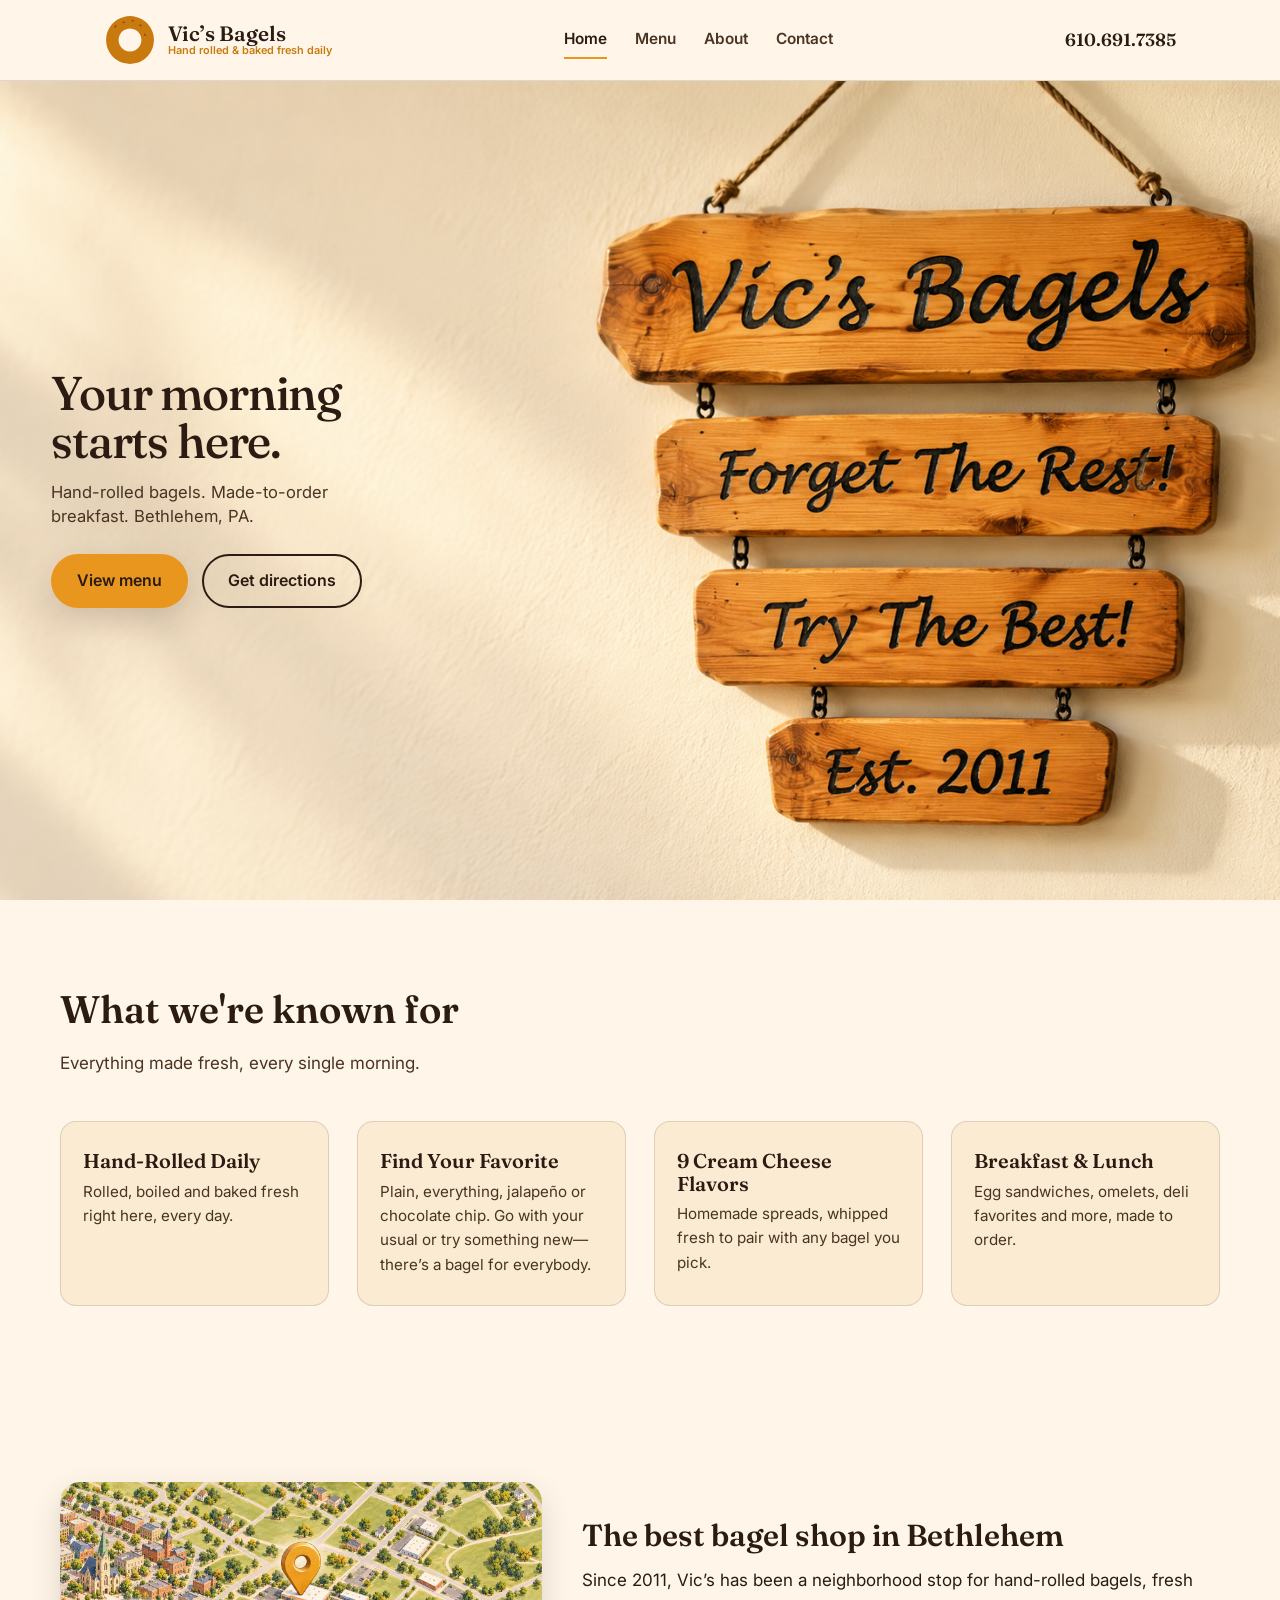
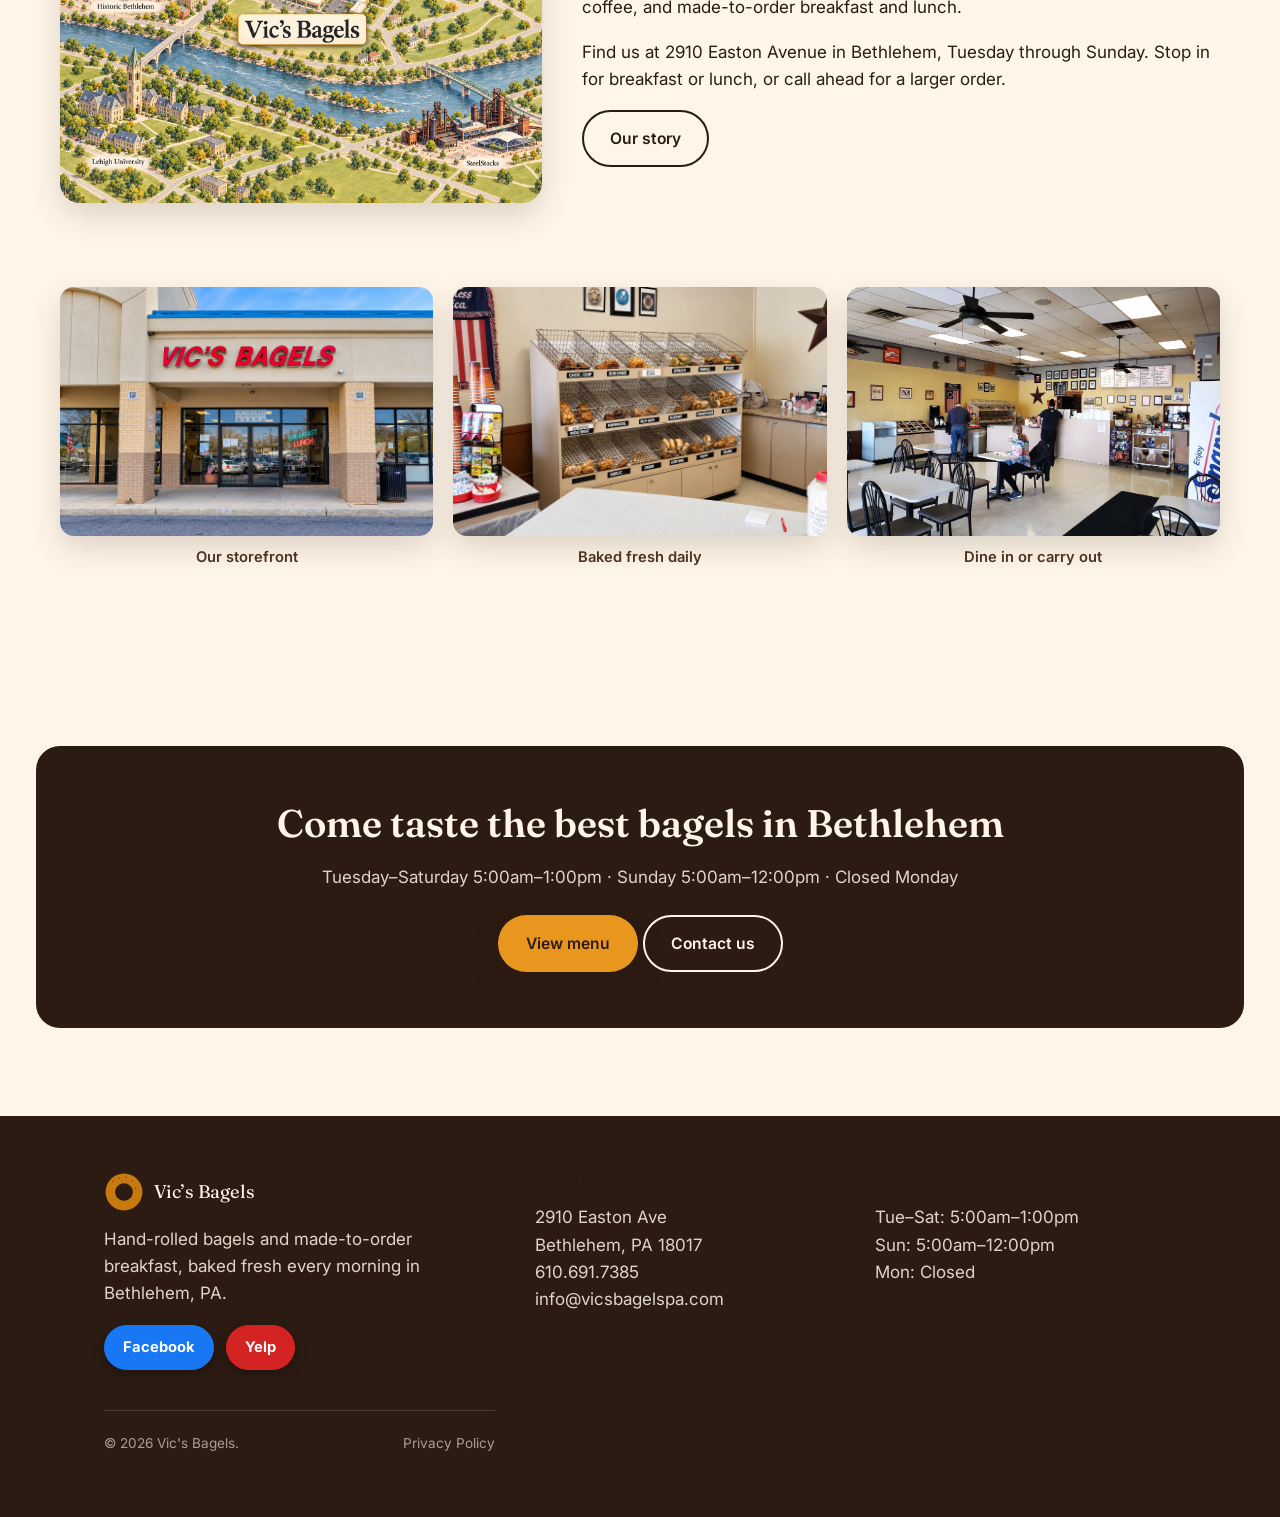
<file: index.html>
<!DOCTYPE html><html lang="en"><head><meta charset="UTF-8"><meta name="viewport" content="width=device-width, initial-scale=1.0"><title>Vic's Bagels | Fresh Hand-Rolled Bagels in Bethlehem, PA</title><link rel="canonical" href="https://vicsbagelspa.com/index.html"><meta name="description" content="Vic's Bagels in Bethlehem, PA — hand-rolled bagels, made-to-order breakfast and lunch, nine homemade cream cheese flavors. Open Tuesday through Sunday."><meta name="theme-color" content="#2B1B12"><link rel="icon" type="image/svg+xml" href="/favicon.svg"><link href="https://fonts.googleapis.com/css2?family=Fraunces:ital,wght@0,500;0,600;1,500&family=Inter:wght@400;500;600;700&display=swap" rel="stylesheet"><link rel="stylesheet" href="/style.css">
<style>
.hero-v4{position:relative;padding:0;background:var(--cream,#FFF6E9);overflow:hidden}
.hero-v4 .hero-right{position:relative;z-index:0}
.hero-v4 .hero-right img{width:100%;height:auto;max-width:100%;display:block;object-fit:contain}
.hero-v4 .hero-left{position:absolute;z-index:1;top:0;bottom:0;left:0;width:min(36%,520px);display:flex;align-items:center;padding:32px 8px 36px clamp(24px,4vw,72px)}
.hero-v4 .hero-content{max-width:34rem}
.hero-v4 h1{font-size:clamp(2.35rem,3.7vw,4.05rem);line-height:1.02;letter-spacing:-0.025em;margin:0 0 .3em;color:var(--crust,#2B1B12);font-weight:500}
.hero-v4 .lede{font-size:clamp(1.02rem,1.3vw,1.18rem);line-height:1.45;color:var(--crust-soft,#4A3323);max-width:30ch;margin:0}
.hero-v4 .cta-row{display:flex;flex-wrap:wrap;gap:12px 14px;margin-top:26px}
.hero-v4 .cta-row .btn{min-height:54px;padding:0 24px;display:inline-flex;align-items:center;font-size:1rem}
@media (min-width:1041px){
  .hero-v4{min-height:calc(100vh - 81px);min-height:calc(100dvh - 81px)}
  .hero-v4 .hero-right{position:absolute;inset:0}
  .hero-v4 .hero-right img{position:absolute;inset:0;width:100%;height:100%;max-width:none;max-height:none;object-fit:cover;object-position:center}
  .hero-v4 .hero-left{position:relative;min-height:calc(100vh - 81px);min-height:calc(100dvh - 81px)}
}
@media (max-width:1040px){
  .hero-v4{display:flex;flex-direction:column}
  .hero-v4 .hero-left{position:relative;width:auto;padding:48px 24px 20px}
  .hero-v4 .hero-content{max-width:38rem}
  .hero-v4 h1{font-size:clamp(2.45rem,8vw,3.5rem)}
  .hero-v4 .lede{max-width:40ch}
  .hero-v4 .hero-right img{width:100%;height:auto}
}
@media (max-width:720px){
  .hero-v4 .hero-left{padding:24px 16px 8px}
  .hero-v4 h1{font-size:clamp(2.05rem,8.4vw,2.7rem)}
  .hero-v4 .cta-row{margin-top:16px}
}
@media (max-width:480px){
  .hero-v4 .cta-row .btn{min-height:48px;padding:0 18px;font-size:.98rem}
}
.feature-grid{display:grid;grid-template-columns:repeat(4,1fr);gap:28px;margin-top:40px}
.feature-grid .card{background:var(--cream-dim,#FBEBD3);border-radius:16px;padding:28px 22px}
.feature-grid .card h3{margin-bottom:.35em}
.feature-grid .card p{font-size:.95rem;margin:0}
@media (max-width:860px){.feature-grid{grid-template-columns:1fr 1fr}}
@media (max-width:520px){.feature-grid{grid-template-columns:1fr}}
.story-v2{display:grid;grid-template-columns:1fr 1fr;gap:56px;align-items:center}
.story-v2 img{border-radius:20px;box-shadow:var(--shadow);width:100%;height:auto}
@media (max-width:860px){.story-v2{grid-template-columns:1fr}}
.peek-row{display:grid;grid-template-columns:repeat(3,1fr);gap:20px;margin-top:56px}
.peek-row figure{margin:0}
.peek-row img{border-radius:14px;width:100%;height:170px;object-fit:cover;box-shadow:var(--shadow)}
.peek-row figcaption{margin-top:10px;font-size:.92rem;font-weight:600;text-align:center;color:var(--crust-soft,#4A3323)}
@media (max-width:720px){.peek-row{grid-template-columns:1fr}}
.site-header .wrap{display:flex;align-items:center;justify-content:space-between;gap:24px;flex-wrap:wrap}
.header-phone{font-family:var(--font-display,"Fraunces",Georgia,serif);font-weight:600;font-size:1.1rem;white-space:nowrap;text-decoration:none;color:var(--crust,#2B1B12)}
.header-phone:hover{color:var(--yolk-deep,#C97A0F)}
@media (max-width:640px){.header-phone{display:none}}
</style>
</head><body>
<a class="skip-link" href="#main">Skip to content</a>
<header class="site-header"><div class="wrap"><a class="brand" href="/index.html"><svg viewBox="0 0 100 100"><path fill-rule="evenodd" clip-rule="evenodd" fill="#C97A0F" d="M50,4 A46,46 0 1,0 50.01,4 Z M50,28 A22,22 0 1,1 49.99,28 Z"/><g fill="#7A4A1E"><ellipse cx="38" cy="16" rx="2.4" ry="1.6" transform="rotate(-20 38 16)"/><ellipse cx="55" cy="13" rx="2.4" ry="1.6" transform="rotate(10 55 13)"/><ellipse cx="70" cy="22" rx="2.4" ry="1.6" transform="rotate(40 70 22)"/><ellipse cx="79" cy="40" rx="2.4" ry="1.6" transform="rotate(70 79 40)"/><ellipse cx="22" cy="24" rx="2.4" ry="1.6" transform="rotate(-50 22 24)"/></g></svg><span class="brand-word">Vic&#8217;s Bagels<span class="brand-tag">Hand rolled &amp; baked fresh daily</span><span class="brand-tag-phone">Hand-rolled &amp; baked fresh daily<br>Veteran-owned</span></span></a><nav class="main-nav" id="mainNav"><a href="/index.html" class="active">Home</a><a href="/menu.html">Menu</a><a href="/about.html">About</a><a href="/contact.html">Contact</a></nav><div class="header-cta"><a class="header-phone" href="tel:+16106917385">610.691.7385</a><button class="nav-toggle" id="navToggle" type="button" aria-expanded="false" aria-controls="mainNav" aria-label="Menu"><svg viewBox="0 0 24 24" fill="none" stroke="currentColor" stroke-width="2" aria-hidden="true"><line x1="3" y1="6" x2="21" y2="6"/><line x1="3" y1="12" x2="21" y2="12"/><line x1="3" y1="18" x2="21" y2="18"/></svg></button></div></div></header>

<main id="main" class="home-page">

<section class="hero-v4">
  <div class="hero-left">
    <div class="hero-content">
      <h1>Your morning<br>starts here.</h1>
      <h1 class="hero-title-phone">Your<br>morning<br>starts here.</h1>
      <p class="lede"><span class="lede-line">Hand-rolled bagels.</span> <span class="lede-line">Made-to-order</span> <span class="lede-line">breakfast.</span> <span class="lede-place">Bethlehem, PA.</span></p>
      <div class="cta-row">
        <a class="btn btn-primary" href="/menu.html">View menu</a>
        <a class="btn btn-outline" href="https://maps.google.com/?q=Vic%27s+Bagels+2910+Easton+Ave+Bethlehem+PA+18017" target="_blank" rel="noopener">Get directions</a>
      </div>
    </div>
  </div>
  <div class="hero-right">
    <img src="/hero%20banner.PNG" alt="Hanging wooden sign reading Vic's Bagels, Forget The Rest, Try The Best, Est. 2011" width="1672" height="941">
  </div>
</section>

<section>
  <div class="wrap">
    <div class="section-head"><h2>What we're known for</h2><p>Everything made fresh, every single morning.</p></div>
    <div class="feature-grid">
      <div class="card"><h3>Hand-Rolled Daily</h3><p>Rolled, boiled and baked fresh right here, every day.</p></div>
      <div class="card"><h3>Find Your Favorite</h3><p>Plain, everything, jalapeño or chocolate chip. Go with your usual or try something new—there’s a bagel for everybody.</p></div>
      <div class="card"><h3>9 Cream Cheese Flavors</h3><p>Homemade spreads, whipped fresh to pair with any bagel you pick.</p></div>
      <div class="card"><h3>Breakfast &amp; Lunch</h3><p>Egg sandwiches, omelets, deli favorites and more, made to order.</p></div>
    </div>
  </div>
</section>

<section>
  <div class="wrap">
    <div class="story-v2">
      <img src="/vicsbgls.jpg" alt="Customers ordering at the Vic's Bagels counter" width="760" height="505">
      <div>
        <h2>The best bagel shop in Bethlehem</h2>
        <div class="story-copy">
          <p>Since 2011, Vic’s has been a neighborhood stop for hand-rolled bagels, fresh coffee, and made-to-order breakfast and lunch.</p>
          <p>Find us at 2910 Easton Avenue in Bethlehem, Tuesday through Sunday. Stop in for breakfast or lunch, or call ahead for a larger order.</p>
          <a class="btn btn-outline" href="/about.html">Our story</a>
        </div>
      </div>
    </div>
    <div class="peek-row">
      <figure><img src="/front.jpg" alt="Vic's Bagels storefront"><figcaption>Our storefront</figcaption></figure>
      <figure><img src="/bagels.jpg" alt="Baskets of bagels labeled by flavor"><figcaption>Baked fresh daily</figcaption></figure>
      <figure><img src="/side.jpg" alt="Side view of the dining room with people at the counter and tables"><figcaption>Dine in or carry out</figcaption></figure>
    </div>
  </div>
</section>

<section>
  <div class="wrap home-cta">
    <h2 style="color:var(--cream)">Come taste the best bagels in Bethlehem</h2>
    <p style="color:var(--cream);opacity:.85;margin-left:auto;margin-right:auto">Tuesday&#8211;Saturday 5:00am&#8211;1:00pm &middot; Sunday 5:00am&#8211;12:00pm &middot; Closed Monday</p>
    <div class="cta-row" style="justify-content:center;margin-top:24px">
      <a class="btn btn-primary" href="/menu.html">View menu</a>
      <a class="btn btn-outline" style="border-color:var(--cream);color:var(--cream)" href="/contact.html">Contact us</a>
    </div>
  </div>
</section>

<div class="home-phone">
  <section class="m-food" aria-labelledby="m-food-title">
    <h2 id="m-food-title">Fresh from our kitchen.</h2>
    <div class="m-rows">
      <article class="m-row">
        <img src="/handrld.png" alt="Hands rolling a raw bagel on a floured steel table" width="1122" height="1402" loading="lazy" decoding="async">
        <div>
          <h3>Forget the rest, try the best</h3>
          <p>Your neighborhood bagel shop on Easton Avenue. Fresh breakfast, hot coffee, and a seat if you&#8217;ve got the time.</p>
        </div>
      </article>
      <article class="m-row m-flip">
        <img src="/platebagels.png" alt="Tray of plain, everything, and sesame bagels" width="1536" height="1024" loading="lazy" decoding="async">
        <div>
          <h3>Bagels done the right way</h3>
          <p>Hand-rolled and made fresh every day. A crisp crust, a chewy middle, and your favorite cream cheese.</p>
        </div>
      </article>
      <article class="m-row">
        <img src="/creamchz.png" alt="Everything bagel spread with cream cheese" width="1122" height="1402" loading="lazy" decoding="async">
        <div>
          <h3>9 Cream Cheese Flavors</h3>
          <p>Homemade spreads, whipped fresh to pair with any bagel you pick.</p>
        </div>
      </article>
      <article class="m-row m-flip">
        <img src="/bcnegchz.jpg" alt="Egg, cheese, and bacon breakfast sandwich on an everything bagel" width="1536" height="1024" loading="lazy" decoding="async">
        <div>
          <h3>Breakfast, your way</h3>
          <p>Bacon, egg and cheese, omelets or egg platters. Made to order, whether you&#8217;re eating here or taking it with you.</p>
        </div>
      </article>
    </div>
    <a class="m-more" href="/menu.html">Explore menu →</a>
  </section>

  <section class="m-bethlehem" aria-labelledby="m-shop-title">
    <h2 id="m-shop-title">The Best Bagel Shop in Bethlehem</h2>
    <a class="m-map-link" href="https://maps.google.com/?q=Vic%27s+Bagels+2910+Easton+Ave+Bethlehem+PA+18017" target="_blank" rel="noopener"><img class="m-map" src="/vicsbgls.jpg" alt="View Vic’s Bagels location on Google Maps." width="1536" height="1024" loading="lazy" decoding="async"></a>
    <div class="m-shop-copy">
      <p>Since 2011, Vic’s has been a neighborhood stop for hand-rolled bagels, fresh coffee, and made-to-order breakfast and lunch.</p>
      <p>Find us at 2910 Easton Avenue in Bethlehem, Tuesday through Sunday. Stop in for breakfast or lunch, or call ahead for a larger order.</p>
    </div>
  </section>
</div>

</main>

<footer class="site-footer home-footer"><div class="wrap footer-grid">
  <div>
    <a class="footer-brand" href="/index.html"><svg viewBox="0 0 100 100"><path fill-rule="evenodd" clip-rule="evenodd" fill="#C97A0F" d="M50,4 A46,46 0 1,0 50.01,4 Z M50,28 A22,22 0 1,1 49.99,28 Z"/><g fill="#7A4A1E"><ellipse cx="38" cy="16" rx="2.4" ry="1.6" transform="rotate(-20 38 16)"/><ellipse cx="55" cy="13" rx="2.4" ry="1.6" transform="rotate(10 55 13)"/><ellipse cx="70" cy="22" rx="2.4" ry="1.6" transform="rotate(40 70 22)"/><ellipse cx="79" cy="40" rx="2.4" ry="1.6" transform="rotate(70 79 40)"/><ellipse cx="22" cy="24" rx="2.4" ry="1.6" transform="rotate(-50 22 24)"/></g></svg><span>Vic&#8217;s Bagels</span></a>
    <p>Hand-rolled bagels and made-to-order breakfast, baked fresh every morning in Bethlehem, PA.</p>
    <p class="home-m-links"><a href="tel:+16106917385">610.691.7385</a><a href="mailto:info@vicsbagelspa.com">info@vicsbagelspa.com</a></p>
    <div class="social-row">
      <a class="social-btn" href="https://www.facebook.com/profile.php?id=280882411932822" target="_blank" rel="noopener">Facebook</a>
      <a class="social-btn" href="https://www.yelp.com/biz/vics-bagels-bethlehem" target="_blank" rel="noopener">Yelp</a>
    </div>
  </div>
  <div>
    <h3>Find us</h3>
    <p>2910 Easton Ave<br>Bethlehem, PA 18017<br><span class="footer-plain-contact">610.691.7385<br>info@vicsbagelspa.com</span></p>
  </div>
  <div>
    <h3>Hours</h3>
    <p>Tue&#8211;Sat: 5:00am&#8211;1:00pm<br>Sun: 5:00am&#8211;12:00pm<br>Mon: Closed</p>
  </div>
  <div class="footer-bottom">&copy; 2026 Vic's Bagels. <a href="/privacy-policy.html">Privacy Policy</a></div>
</div></footer>
<script src="/script.js"></script>
</body></html>
</file>
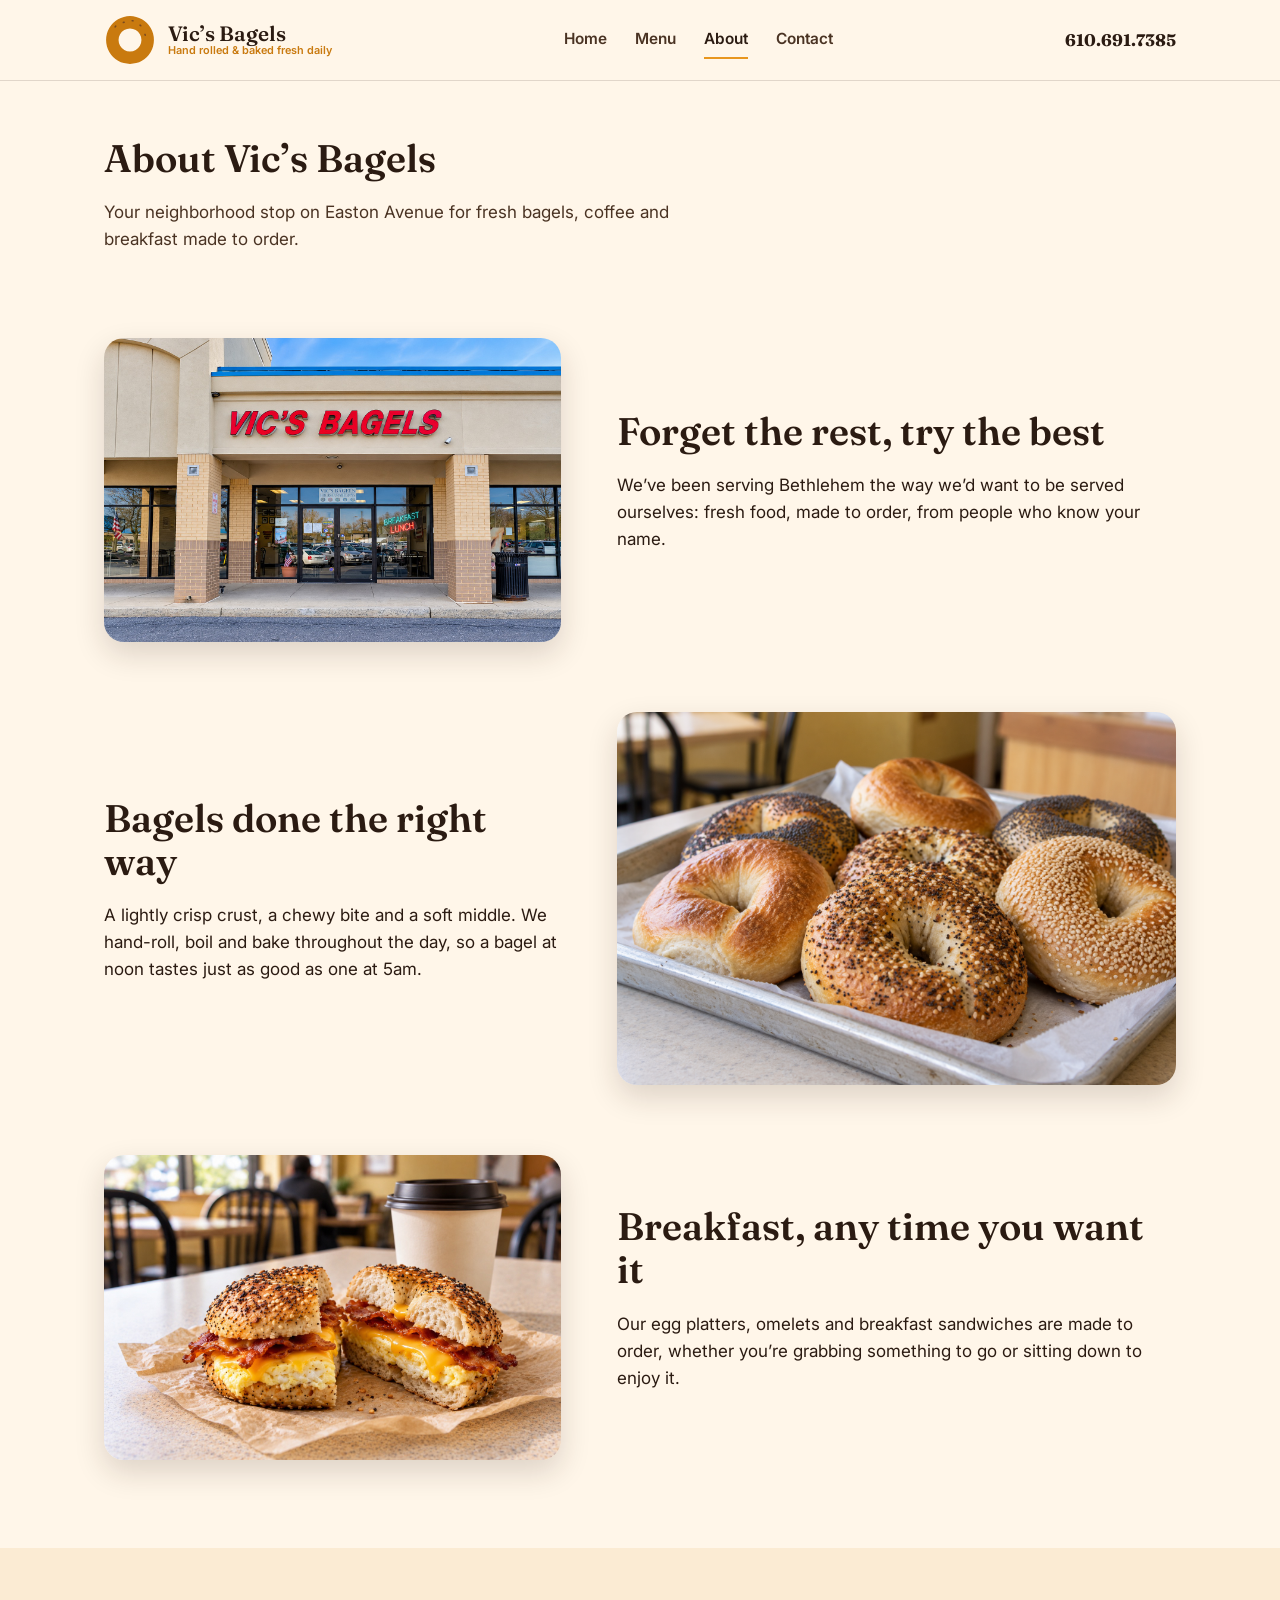
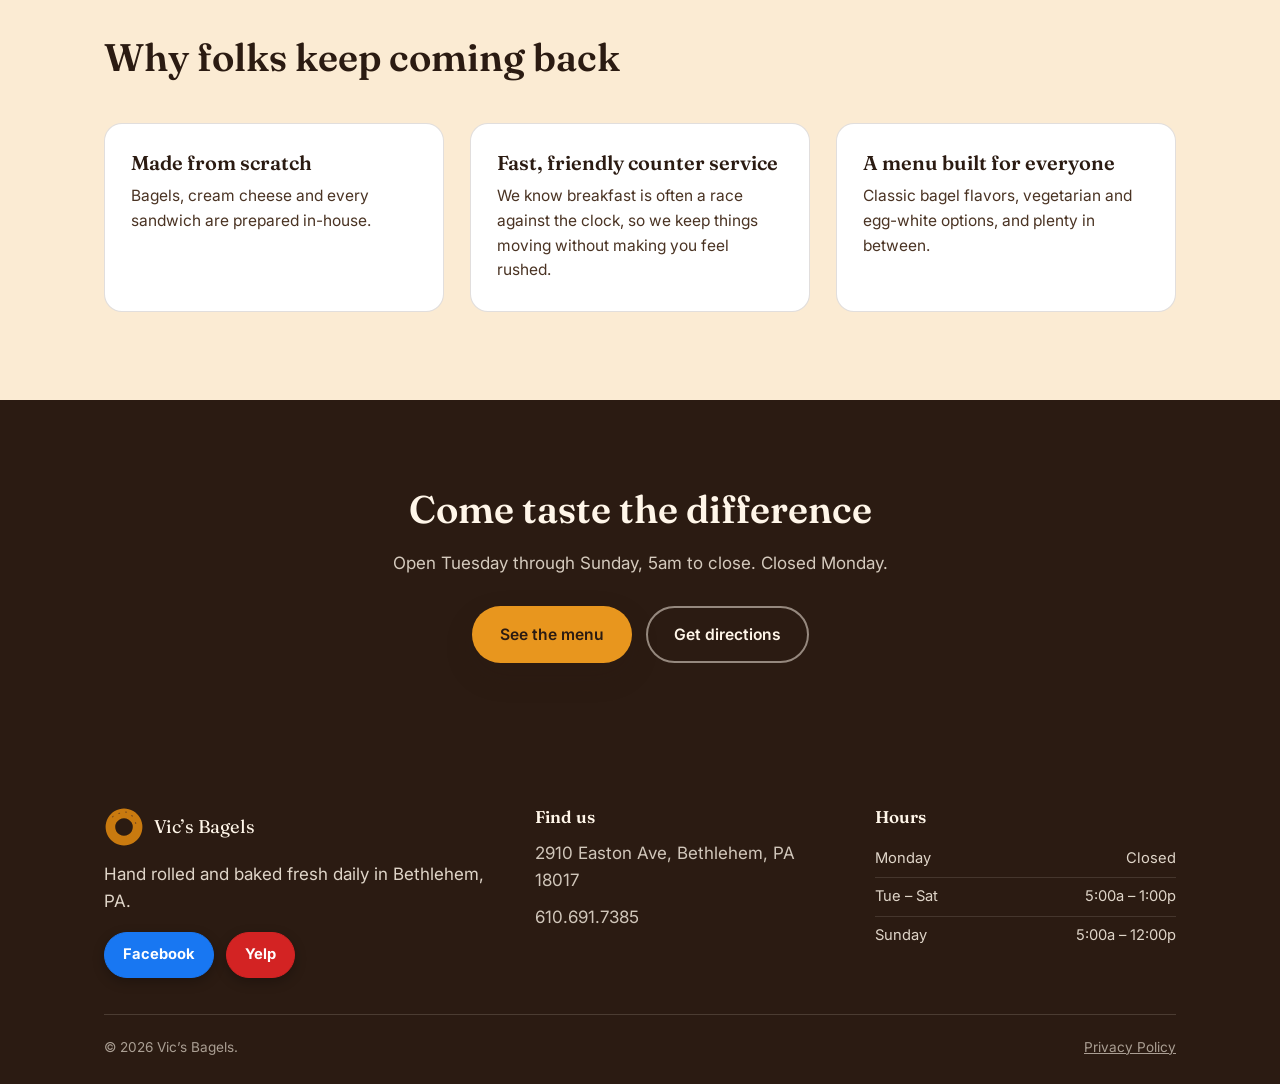
<file: about.html>
<!DOCTYPE html><html lang="en"><head><meta charset="UTF-8"><meta name="viewport" content="width=device-width, initial-scale=1.0"><title>About Us | Vic's Bagels, Bethlehem PA</title><link rel="canonical" href="https://vicsbagelspa.com/about.html"><meta name="theme-color" content="#2B1B12"><link rel="icon" type="image/svg+xml" href="/favicon.svg"><link href="https://fonts.googleapis.com/css2?family=Fraunces:ital,wght@0,500;0,600;1,500&amp;family=Inter:wght@400;500;600;700&amp;display=swap" rel="stylesheet"><link rel="stylesheet" href="/style.css?v=about4"></head><body>
<a class="skip-link" href="#main">Skip to content</a>
<header class="site-header"><div class="wrap"><a class="brand" href="/index.html"><svg viewBox="0 0 100 100"><path fill-rule="evenodd" clip-rule="evenodd" fill="#C97A0F" d="M50,4 A46,46 0 1,0 50.01,4 Z M50,28 A22,22 0 1,1 49.99,28 Z"/><g fill="#7A4A1E"><ellipse cx="38" cy="16" rx="2.4" ry="1.6" transform="rotate(-20 38 16)"/><ellipse cx="55" cy="13" rx="2.4" ry="1.6" transform="rotate(10 55 13)"/><ellipse cx="70" cy="22" rx="2.4" ry="1.6" transform="rotate(40 70 22)"/><ellipse cx="79" cy="40" rx="2.4" ry="1.6" transform="rotate(70 79 40)"/><ellipse cx="22" cy="24" rx="2.4" ry="1.6" transform="rotate(-50 22 24)"/></g></svg><span class="brand-word">Vic&#8217;s Bagels<span>Hand rolled &amp; baked fresh daily</span></span></a><nav class="main-nav" id="mainNav"><a href="/index.html">Home</a><a href="/menu.html">Menu</a><a href="/about.html" class="active">About</a><a href="/contact.html">Contact</a></nav><div class="header-cta"><a class="header-phone" href="tel:16106917385"><span class="phone-text">610.691.7385</span></a><button class="nav-toggle" id="navToggle"><svg viewBox="0 0 24 24" fill="none" stroke="currentColor" stroke-width="2"><line x1="3" y1="6" x2="21" y2="6"/><line x1="3" y1="12" x2="21" y2="12"/><line x1="3" y1="18" x2="21" y2="18"/></svg></button></div></div></header>
<main id="main" class="about-page">
<section class="about-intro"><div class="wrap"><div class="section-head"><h2>About Vic&#8217;s Bagels</h2><p>Your neighborhood stop on Easton Avenue for fresh bagels, coffee and breakfast made to order.</p></div></div></section>
<section class="about-stories"><div class="wrap">
<div class="story"><div class="img-col"><img src="/front.jpg" alt="The storefront entrance" loading="lazy"></div><div><h2 class="story-desk">Forget the rest, try the best</h2><p class="story-desk">We&#8217;ve been serving Bethlehem the way we&#8217;d want to be served ourselves: fresh food, made to order, from people who know your name.</p><h2 class="story-phone">Forget the rest, try the best</h2><p class="story-phone">Veteran-owned. Bethlehem&#8217;s own. Find us on Easton Avenue for fresh bagels, hot coffee and breakfast made to order.</p></div></div>
<div class="story reverse"><div class="img-col"><img src="/platebagels.png" alt="Dining area" loading="lazy"></div><div><h2 class="story-desk">Bagels done the right way</h2><p class="story-desk">A lightly crisp crust, a chewy bite and a soft middle. We hand-roll, boil and bake throughout the day, so a bagel at noon tastes just as good as one at 5am.</p><h2 class="story-phone">Hand-rolled. Fresh every day.</h2><p class="story-phone">A crisp crust and a soft, chewy center. Pick your favorite with cream cheese, or take home a dozen to share.</p></div></div>
<div class="story"><div class="img-col"><img src="/bcnegchz.jpg" alt="Customers and a staff member at the counter" loading="lazy"></div><div><h2 class="story-desk">Breakfast, any time you want it</h2><p class="story-desk">Our egg platters, omelets and breakfast sandwiches are made to order, whether you&#8217;re grabbing something to go or sitting down to enjoy it.</p><h2 class="story-phone">Breakfast, any time you want it</h2><p class="story-phone">Breakfast sandwiches, omelets and egg platters, all made to order. Stop in for a quick bite or take breakfast with you.</p></div></div>
</div></section>
<section class="section-alt"><div class="wrap"><div class="section-head"><h2>Why folks keep coming back</h2></div><div class="grid-3"><div class="card"><h3>Made from scratch</h3><p>Bagels, cream cheese and every sandwich are prepared in-house.</p></div><div class="card"><h3>Fast, friendly counter service</h3><p>We know breakfast is often a race against the clock, so we keep things moving without making you feel rushed.</p></div><div class="card"><h3>A menu built for everyone</h3><p>Classic bagel flavors, vegetarian and egg-white options, and plenty in between.</p></div></div><div class="review-marquee" aria-label="Google reviews"><div class="review-viewport"><div class="review-track"><div class="review-set"><article class="review-card" data-source="https://www.google.com/maps/reviews/data=!4m8!14m7!1m6!2m5!1sCi9DQUlRQUNvZENodHljRjlvT21sS1JqaDJRbnA0VEhab2Eza3pOazU0ZVZSQ1VYYxAB"><p class="review-name">Bob Honeychurch</p><p class="review-stars" role="img" aria-label="5 out of 5 stars"><span aria-hidden="true">&#9733;&#9733;&#9733;&#9733;&#9733;</span></p><blockquote class="review-quote">I had breakfast at Vic's bagels &#127838; today. It was hot, freshly prepared and more than reasonably priced. Vic the owner of the establishment served us. He's polite professional and does an outstanding job. The bagels are prepared daily. I highly recommend trying them if you're in the Bethlehem area.</blockquote><a class="review-source" href="https://www.google.com/maps/reviews/data=!4m8!14m7!1m6!2m5!1sCi9DQUlRQUNvZENodHljRjlvT21sS1JqaDJRbnA0VEhab2Eza3pOazU0ZVZSQ1VYYxAB" target="_blank" rel="noopener noreferrer">Google review</a></article><article class="review-card" data-source="https://www.google.com/maps/reviews/data=!4m8!14m7!1m6!2m5!1sChdDSUhNMG9nS0VJQ0FnSUQ5elllZTdBRRAB"><p class="review-name">Mnt</p><p class="review-stars" role="img" aria-label="5 out of 5 stars"><span aria-hidden="true">&#9733;&#9733;&#9733;&#9733;&#9733;</span></p><blockquote class="review-quote">What an amazing hidden gem! Upon entering into this bagel shop you immediately feel that you are an important and valued customer. The owners are super friendly, and the service is great. The food was incredible! I am from NJ so I love a good pork roll, egg, and cheese on everything. This did not disappoint. My girl ordered the lox and cream cheese, and it was perfect! Bagels are fresh, and fluffy, yet perfectly crunchy. The cream cheese selection is worth a stop by alone. Do not miss out on this place.</blockquote><a class="review-source" href="https://www.google.com/maps/reviews/data=!4m8!14m7!1m6!2m5!1sChdDSUhNMG9nS0VJQ0FnSUQ5elllZTdBRRAB" target="_blank" rel="noopener noreferrer">Google review</a></article><article class="review-card" data-source="https://www.google.com/maps/reviews/data=!4m8!14m7!1m6!2m5!1sCi9DQUlRQUNvZENodHljRjlvT2pCUVRGUllibXB1YW1ONU1HWkVZbk5WVlZoWmMxRRAB"><p class="review-name">Aurora Smith</p><p class="review-stars" role="img" aria-label="5 out of 5 stars"><span aria-hidden="true">&#9733;&#9733;&#9733;&#9733;&#9733;</span></p><blockquote class="review-quote">Literally the best breakfast sandwich I've had in a really long time. The classic breakfast sandwich with pork roll egg and cheese on a bagel and then you add some of their amazing potatoes?!? Yes incredible. Highly recommend for a breakfast spot &#128149;</blockquote><a class="review-source" href="https://www.google.com/maps/reviews/data=!4m8!14m7!1m6!2m5!1sCi9DQUlRQUNvZENodHljRjlvT2pCUVRGUllibXB1YW1ONU1HWkVZbk5WVlZoWmMxRRAB" target="_blank" rel="noopener noreferrer">Google review</a></article><article class="review-card" data-source="https://www.google.com/maps/reviews/data=!4m8!14m7!1m6!2m5!1sCi9DQUlRQUNvZENodHljRjlvT2tSWlUyOUNVaTF2WkdRemFtOU1YMjVRYWxkTmMwRRAB"><p class="review-name">Lesmarie Nieves</p><p class="review-stars" role="img" aria-label="5 out of 5 stars"><span aria-hidden="true">&#9733;&#9733;&#9733;&#9733;&#9733;</span></p><blockquote class="review-quote">I love it here! The owner and staff are always so nice, and welcoming. The food never disappoints it is always fresh, and delicious. Great prices as well. 10/10 highly recommend you give them a try.</blockquote><a class="review-source" href="https://www.google.com/maps/reviews/data=!4m8!14m7!1m6!2m5!1sCi9DQUlRQUNvZENodHljRjlvT2tSWlUyOUNVaTF2WkdRemFtOU1YMjVRYWxkTmMwRRAB" target="_blank" rel="noopener noreferrer">Google review</a></article><article class="review-card" data-source="https://www.google.com/maps/reviews/data=!4m8!14m7!1m6!2m5!1sChZDSUhNMG9nS0VJQ0FnSUNfZ0tlQVhREAE"><p class="review-name">Kamilla Puskas</p><p class="review-stars" role="img" aria-label="5 out of 5 stars"><span aria-hidden="true">&#9733;&#9733;&#9733;&#9733;&#9733;</span></p><blockquote class="review-quote">Great bagels, great variety, lots of cream cheese, great prices and the staff is wonderful. The interior of the place could use some updates to pull in even more new customers, but over all it doesn't take away from the high quality of their bagels and great service. I highly recommend this place to anyone in the area!</blockquote><a class="review-source" href="https://www.google.com/maps/reviews/data=!4m8!14m7!1m6!2m5!1sChZDSUhNMG9nS0VJQ0FnSUNfZ0tlQVhREAE" target="_blank" rel="noopener noreferrer">Google review</a></article></div></div></div><p class="review-more"><a href="https://www.google.com/maps/place/Vic's+Bagels/@40.6474611,-75.3381515,17z/data=!4m8!3m7!1s0x89c415589216dbb5:0x276ac96138feb2d!8m2!3d40.6474611!4d-75.3381515!9m1!1b1!16s%2Fg%2F1tdng60v" target="_blank" rel="noopener noreferrer">Read the reviews on Google</a></p></div></div></section>
<section class="cta-band"><div class="wrap"><h2>Come taste the difference</h2><p>Open Tuesday through Sunday, 5am to close. Closed Monday.</p><div class="hero-actions"><a class="btn btn-primary" href="/menu.html">See the menu</a><a class="btn btn-ghost" href="/contact.html">Get directions</a></div></div></section>
</main>
<footer class="site-footer"><div class="wrap"><div class="footer-grid"><div><div class="footer-brand"><svg viewBox="0 0 100 100"><path fill-rule="evenodd" clip-rule="evenodd" fill="#C97A0F" d="M50,4 A46,46 0 1,0 50.01,4 Z M50,28 A22,22 0 1,1 49.99,28 Z"/><g fill="#7A4A1E"><ellipse cx="38" cy="16" rx="2.4" ry="1.6" transform="rotate(-20 38 16)"/><ellipse cx="55" cy="13" rx="2.4" ry="1.6" transform="rotate(10 55 13)"/><ellipse cx="70" cy="22" rx="2.4" ry="1.6" transform="rotate(40 70 22)"/><ellipse cx="79" cy="40" rx="2.4" ry="1.6" transform="rotate(70 79 40)"/><ellipse cx="22" cy="24" rx="2.4" ry="1.6" transform="rotate(-50 22 24)"/></g></svg><span>Vic&#8217;s Bagels</span></div><p>Hand rolled and baked fresh daily in Bethlehem, PA.</p><div class="social-row"><a class="social-btn" href="https://www.facebook.com/profile.php?id=280882411932822" target="_blank" rel="noopener">Facebook</a><a class="social-btn" href="https://www.yelp.com/biz/vics-bagels-bethlehem" target="_blank" rel="noopener">Yelp</a></div></div><div><h4>Find us</h4><ul class="footer-links"><li><a href="https://www.google.com/maps/place/Vic's+Bagels/@40.6474611,-75.3403402,17z" target="_blank" rel="noopener">2910 Easton Ave, Bethlehem, PA 18017</a></li><li><a href="tel:16106917385">610.691.7385</a></li></ul></div><div><h4>Hours</h4><div class="footer-hours"><div class="hours-row"><span>Monday</span><span>Closed</span></div><div class="hours-row"><span>Tue &#8211; Sat</span><span>5:00a &#8211; 1:00p</span></div><div class="hours-row"><span>Sunday</span><span>5:00a &#8211; 12:00p</span></div></div></div></div><div class="footer-bottom"><span>&#169; <span id="year">2026</span> Vic&#8217;s Bagels.</span><span><a href="/privacy-policy.html">Privacy Policy</a></span></div></div></footer>
<footer class="site-footer home-footer phone-footer"><div class="wrap footer-grid">
  <div>
    <a class="footer-brand" href="/index.html"><svg viewBox="0 0 100 100"><path fill-rule="evenodd" clip-rule="evenodd" fill="#C97A0F" d="M50,4 A46,46 0 1,0 50.01,4 Z M50,28 A22,22 0 1,1 49.99,28 Z"/><g fill="#7A4A1E"><ellipse cx="38" cy="16" rx="2.4" ry="1.6" transform="rotate(-20 38 16)"/><ellipse cx="55" cy="13" rx="2.4" ry="1.6" transform="rotate(10 55 13)"/><ellipse cx="70" cy="22" rx="2.4" ry="1.6" transform="rotate(40 70 22)"/><ellipse cx="79" cy="40" rx="2.4" ry="1.6" transform="rotate(70 79 40)"/><ellipse cx="22" cy="24" rx="2.4" ry="1.6" transform="rotate(-50 22 24)"/></g></svg><span>Vic&#8217;s Bagels</span></a>
    <p>Hand-rolled bagels and made-to-order breakfast, baked fresh every morning in Bethlehem, PA.</p>
    <p class="home-m-links"><a href="tel:+16106917385">610.691.7385</a><a href="mailto:info@vicsbagelspa.com">info@vicsbagelspa.com</a></p>
    <div class="social-row">
      <a class="social-btn" href="https://www.facebook.com/profile.php?id=280882411932822" target="_blank" rel="noopener">Facebook</a>
      <a class="social-btn" href="https://www.yelp.com/biz/vics-bagels-bethlehem" target="_blank" rel="noopener">Yelp</a>
    </div>
  </div>
  <div>
    <h3>Find us</h3>
    <p>2910 Easton Ave<br>Bethlehem, PA 18017<br><span class="footer-plain-contact">610.691.7385<br>info@vicsbagelspa.com</span></p>
  </div>
  <div>
    <h3>Hours</h3>
    <p>Tue&#8211;Sat: 5:00am&#8211;1:00pm<br>Sun: 5:00am&#8211;12:00pm<br>Mon: Closed</p>
  </div>
  <div class="footer-bottom">&copy; 2026 Vic's Bagels. <a href="/privacy-policy.html">Privacy Policy</a></div>
</div></footer>
<script src="/script.js?v=reviews3"></script>
</body></html>
</file>
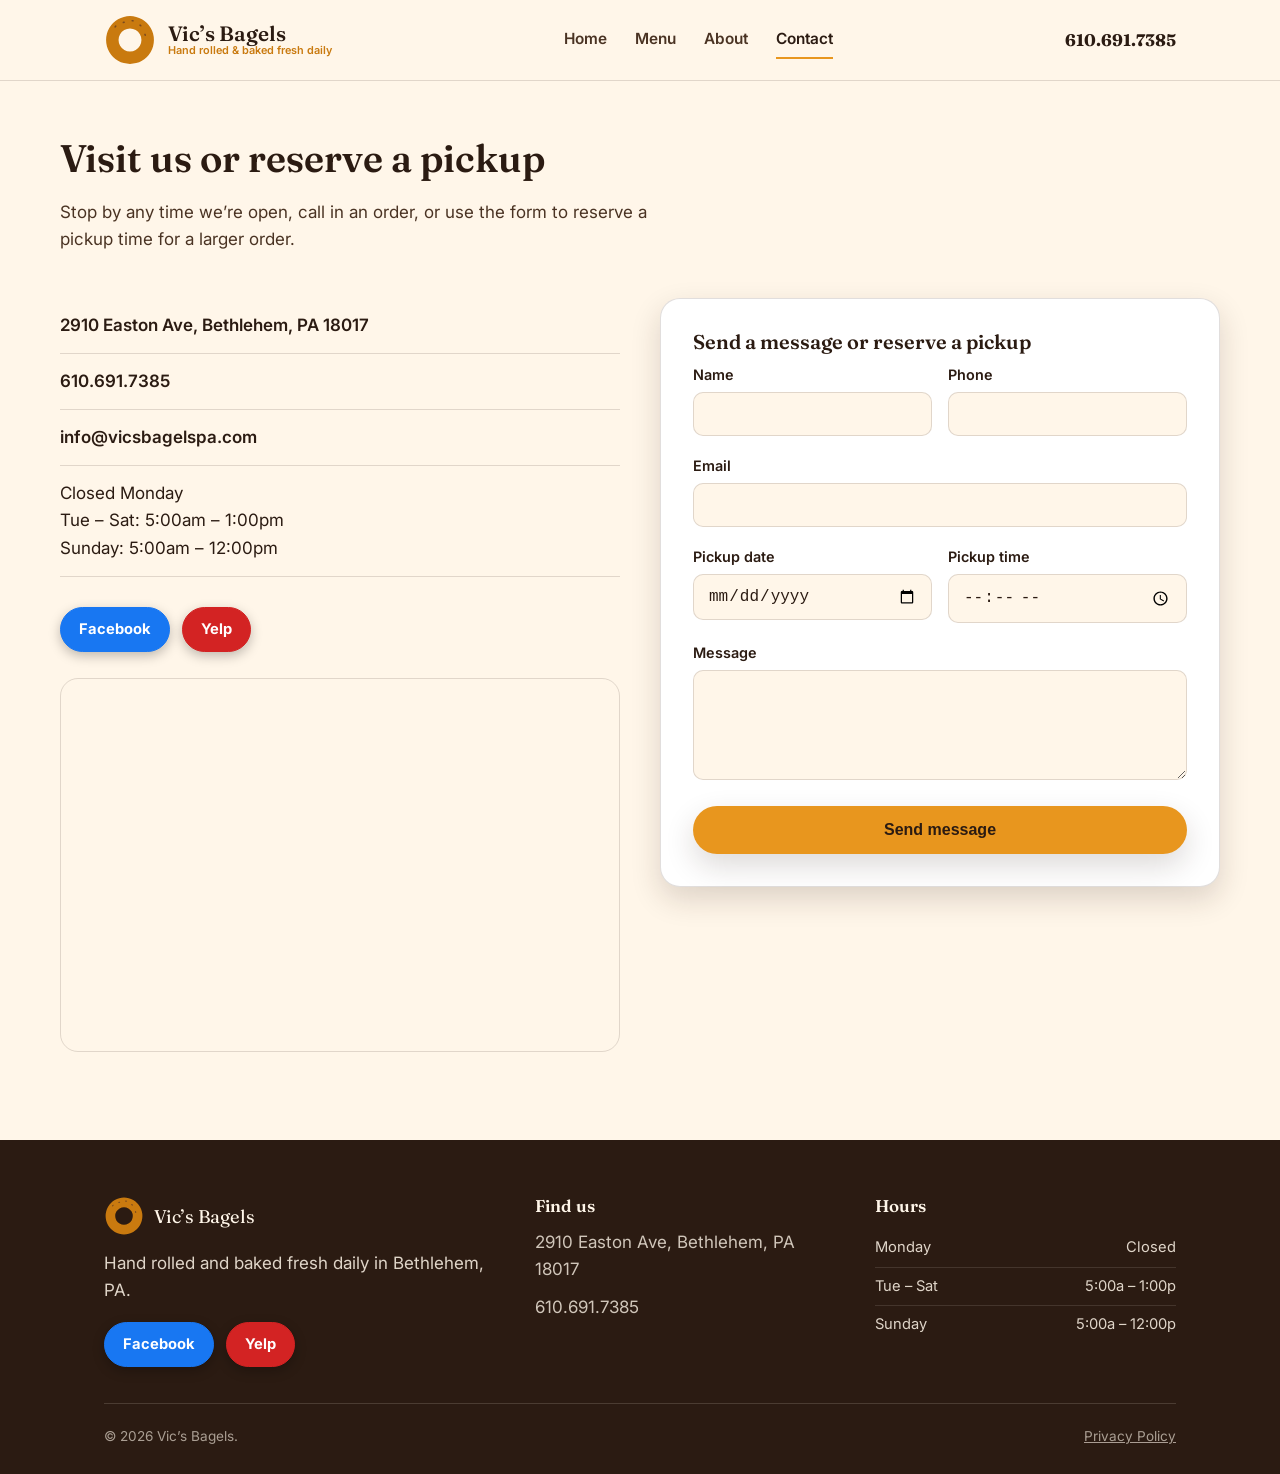
<file: contact.html>
<!DOCTYPE html><html lang="en"><head><meta charset="UTF-8"><meta name="viewport" content="width=device-width, initial-scale=1.0"><title>Contact & Reserve a Pickup | Vic's Bagels</title><link rel="canonical" href="https://vicsbagelspa.com/contact.html"><meta name="theme-color" content="#2B1B12"><link rel="icon" type="image/svg+xml" href="/favicon.svg"><link href="https://fonts.googleapis.com/css2?family=Fraunces:ital,wght@0,500;0,600;1,500&amp;family=Inter:wght@400;500;600;700&amp;display=swap" rel="stylesheet"><link rel="stylesheet" href="/style.css?v=contact1"></head><body>
<a class="skip-link" href="#main">Skip to content</a>
<header class="site-header"><div class="wrap"><a class="brand" href="/index.html"><svg viewBox="0 0 100 100"><path fill-rule="evenodd" clip-rule="evenodd" fill="#C97A0F" d="M50,4 A46,46 0 1,0 50.01,4 Z M50,28 A22,22 0 1,1 49.99,28 Z"/><g fill="#7A4A1E"><ellipse cx="38" cy="16" rx="2.4" ry="1.6" transform="rotate(-20 38 16)"/><ellipse cx="55" cy="13" rx="2.4" ry="1.6" transform="rotate(10 55 13)"/><ellipse cx="70" cy="22" rx="2.4" ry="1.6" transform="rotate(40 70 22)"/><ellipse cx="79" cy="40" rx="2.4" ry="1.6" transform="rotate(70 79 40)"/><ellipse cx="22" cy="24" rx="2.4" ry="1.6" transform="rotate(-50 22 24)"/></g></svg><span class="brand-word">Vic&#8217;s Bagels<span>Hand rolled &amp; baked fresh daily</span></span></a><nav class="main-nav" id="mainNav"><a href="/index.html">Home</a><a href="/menu.html">Menu</a><a href="/about.html">About</a><a href="/contact.html" class="active">Contact</a></nav><div class="header-cta"><a class="header-phone" href="tel:16106917385"><span class="phone-text">610.691.7385</span></a><button class="nav-toggle" id="navToggle"><svg viewBox="0 0 24 24" fill="none" stroke="currentColor" stroke-width="2"><line x1="3" y1="6" x2="21" y2="6"/><line x1="3" y1="12" x2="21" y2="12"/><line x1="3" y1="18" x2="21" y2="18"/></svg></button></div></div></header>
<main id="main" class="contact-page">
<section style="padding-top:56px;"><div class="wrap"><div class="section-head"><h2>Visit us or reserve a pickup</h2><p>Stop by any time we&#8217;re open, call in an order, or use the form to reserve a pickup time for a larger order.</p></div>
<div class="contact-grid"><div>
<ul class="info-list"><li><div><a href="https://www.google.com/maps/place/Vic's+Bagels/@40.6474611,-75.3403402,17z" target="_blank" rel="noopener">2910 Easton Ave, Bethlehem, PA 18017</a></div></li><li><div><a href="tel:16106917385">610.691.7385</a></div></li><li><div><a href="mailto:info@vicsbagelspa.com">info@vicsbagelspa.com</a></div></li><li class="hours-item"><div>Closed Monday<br>Tue &#8211; Sat: 5:00am &#8211; 1:00pm<br>Sunday: 5:00am &#8211; 12:00pm</div></li></ul>
<div class="social-row"><a class="social-btn" href="https://www.facebook.com/profile.php?id=280882411932822" target="_blank" rel="noopener">Facebook</a><a class="social-btn" href="https://www.yelp.com/biz/vics-bagels-bethlehem" target="_blank" rel="noopener">Yelp</a></div>
<div class="map-frame"><iframe src="https://www.google.com/maps?q=Vic's+Bagels,2910+Easton+Ave,Bethlehem,PA+18017&output=embed" loading="lazy" title="Map to Vic's Bagels"></iframe></div>
</div>
<div>
<form class="order-form" action="https://api.web3forms.com/submit" method="POST">
<input type="hidden" name="access_key" value="REPLACE_WITH_YOUR_WEB3FORMS_KEY">
<input type="hidden" name="redirect" value="https://vicsbagelspa.com/thank-you.html">
<h3>Send a message or reserve a pickup</h3>
<div class="form-row"><div class="field"><label for="name">Name</label><input type="text" id="name" name="name" required></div><div class="field"><label for="phone">Phone</label><input type="tel" id="phone" name="phone" required></div></div>
<div class="field"><label for="email">Email</label><input type="email" id="email" name="email" required></div>
<div class="form-row"><div class="field"><label for="date">Pickup date</label><input type="date" id="date" name="pickup_date"></div><div class="field"><label for="time">Pickup time</label><input type="time" id="time" name="pickup_time"></div></div>
<div class="field"><label for="message">Message</label><textarea id="message" name="message" required></textarea></div>
<button type="submit" class="btn btn-primary">Send message</button>
</form>
</div></div></div></section>
</main>
<footer class="site-footer"><div class="wrap"><div class="footer-grid"><div><div class="footer-brand"><svg viewBox="0 0 100 100"><path fill-rule="evenodd" clip-rule="evenodd" fill="#C97A0F" d="M50,4 A46,46 0 1,0 50.01,4 Z M50,28 A22,22 0 1,1 49.99,28 Z"/><g fill="#7A4A1E"><ellipse cx="38" cy="16" rx="2.4" ry="1.6" transform="rotate(-20 38 16)"/><ellipse cx="55" cy="13" rx="2.4" ry="1.6" transform="rotate(10 55 13)"/><ellipse cx="70" cy="22" rx="2.4" ry="1.6" transform="rotate(40 70 22)"/><ellipse cx="79" cy="40" rx="2.4" ry="1.6" transform="rotate(70 79 40)"/><ellipse cx="22" cy="24" rx="2.4" ry="1.6" transform="rotate(-50 22 24)"/></g></svg><span>Vic&#8217;s Bagels</span></div><p>Hand rolled and baked fresh daily in Bethlehem, PA.</p><div class="social-row"><a class="social-btn" href="https://www.facebook.com/profile.php?id=280882411932822" target="_blank" rel="noopener">Facebook</a><a class="social-btn" href="https://www.yelp.com/biz/vics-bagels-bethlehem" target="_blank" rel="noopener">Yelp</a></div></div><div><h4>Find us</h4><ul class="footer-links"><li><a href="https://www.google.com/maps/place/Vic's+Bagels/@40.6474611,-75.3403402,17z" target="_blank" rel="noopener">2910 Easton Ave, Bethlehem, PA 18017</a></li><li><a href="tel:16106917385">610.691.7385</a></li></ul></div><div><h4>Hours</h4><div class="footer-hours"><div class="hours-row"><span>Monday</span><span>Closed</span></div><div class="hours-row"><span>Tue &#8211; Sat</span><span>5:00a &#8211; 1:00p</span></div><div class="hours-row"><span>Sunday</span><span>5:00a &#8211; 12:00p</span></div></div></div></div><div class="footer-bottom"><span>&#169; <span id="year">2026</span> Vic&#8217;s Bagels.</span><span><a href="/privacy-policy.html">Privacy Policy</a></span></div></div></footer>
<script src="/script.js"></script>
</body></html>
</file>
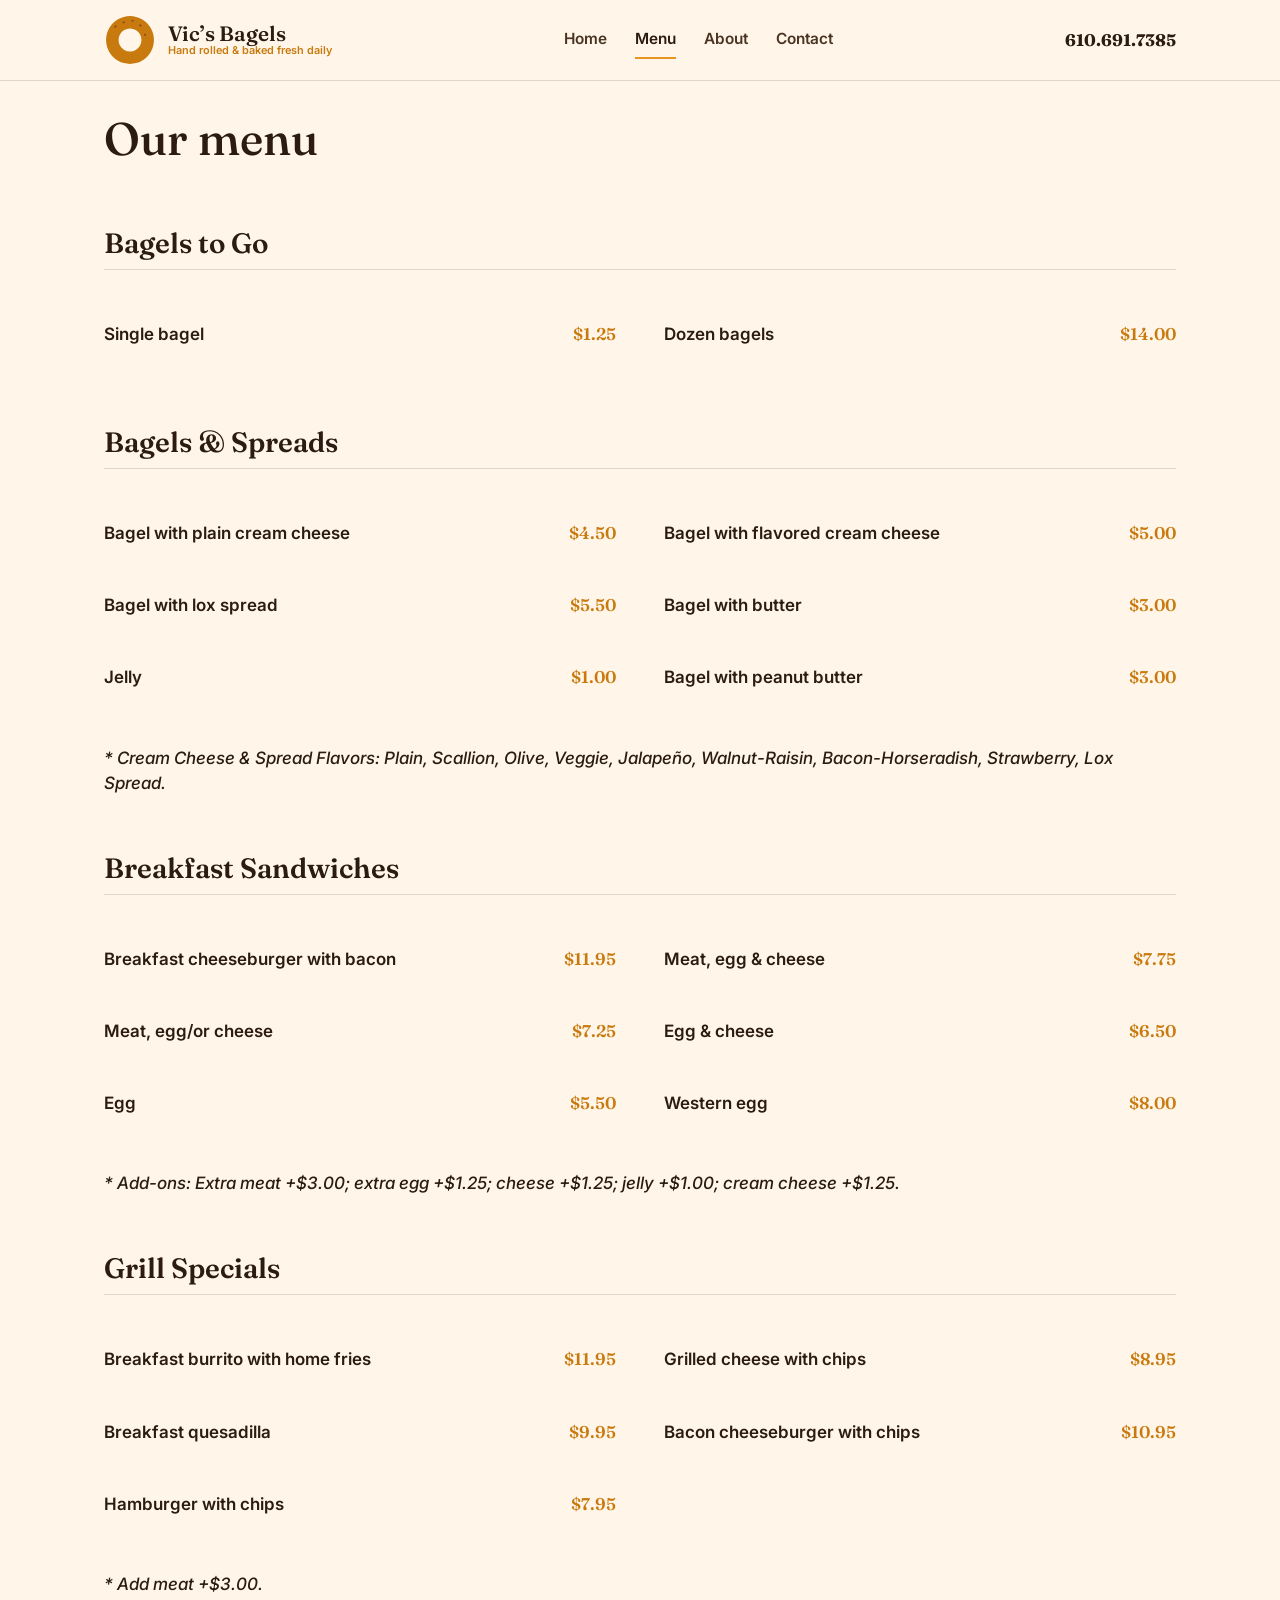
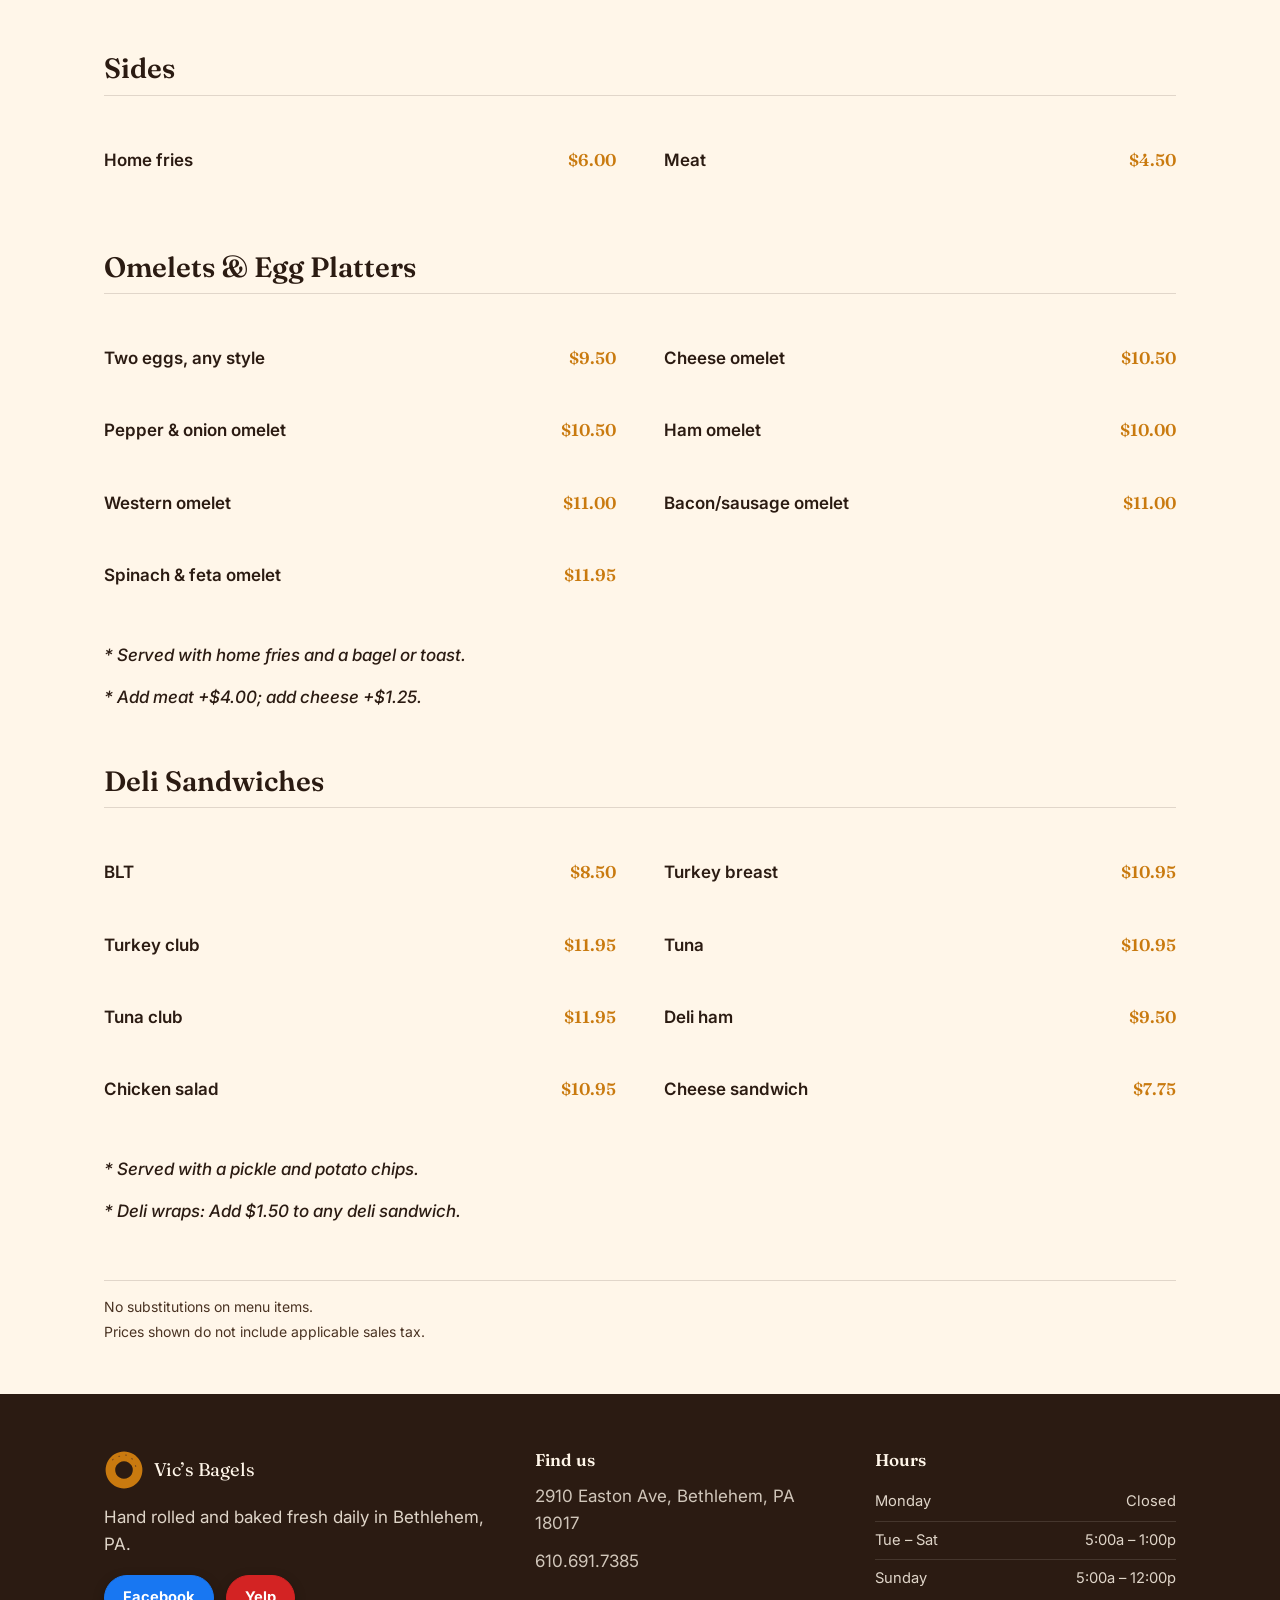
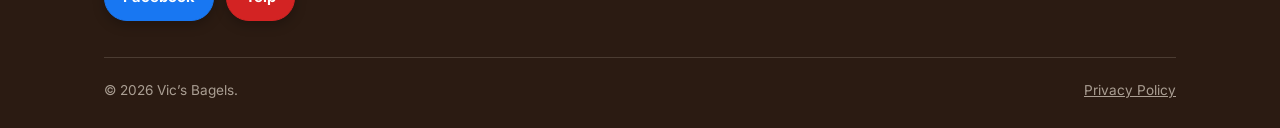
<file: menu.html>
<!DOCTYPE html><html lang="en"><head><meta charset="UTF-8"><meta name="viewport" content="width=device-width, initial-scale=1.0"><title>Menu & Prices | Vic's Bagels, Bethlehem PA</title><link rel="canonical" href="https://vicsbagelspa.com/menu.html"><meta name="theme-color" content="#2B1B12"><link rel="icon" type="image/svg+xml" href="/favicon.svg"><link href="https://fonts.googleapis.com/css2?family=Fraunces:ital,wght@0,500;0,600;1,500&amp;family=Inter:ital,wght@0,400;0,500;0,600;0,700;1,500&amp;display=swap" rel="stylesheet"><link rel="stylesheet" href="/style.css"></head><body>
<a class="skip-link" href="#main">Skip to content</a>
<header class="site-header"><div class="wrap"><a class="brand" href="/index.html"><svg viewBox="0 0 100 100"><path fill-rule="evenodd" clip-rule="evenodd" fill="#C97A0F" d="M50,4 A46,46 0 1,0 50.01,4 Z M50,28 A22,22 0 1,1 49.99,28 Z"/><g fill="#7A4A1E"><ellipse cx="38" cy="16" rx="2.4" ry="1.6" transform="rotate(-20 38 16)"/><ellipse cx="55" cy="13" rx="2.4" ry="1.6" transform="rotate(10 55 13)"/><ellipse cx="70" cy="22" rx="2.4" ry="1.6" transform="rotate(40 70 22)"/><ellipse cx="79" cy="40" rx="2.4" ry="1.6" transform="rotate(70 79 40)"/><ellipse cx="22" cy="24" rx="2.4" ry="1.6" transform="rotate(-50 22 24)"/></g></svg><span class="brand-word">Vic&#8217;s Bagels<span>Hand rolled &amp; baked fresh daily</span></span></a><nav class="main-nav" id="mainNav"><a href="/index.html">Home</a><a href="/menu.html" class="active">Menu</a><a href="/about.html">About</a><a href="/contact.html">Contact</a></nav><div class="header-cta"><a class="header-phone" href="tel:16106917385"><span class="phone-text">610.691.7385</span></a><button class="nav-toggle" id="navToggle"><svg viewBox="0 0 24 24" fill="none" stroke="currentColor" stroke-width="2"><line x1="3" y1="6" x2="21" y2="6"/><line x1="3" y1="12" x2="21" y2="12"/><line x1="3" y1="18" x2="21" y2="18"/></svg></button></div></div></header>
<main id="main">
<section class="menu-page"><div class="wrap">
<div class="section-head"><h1>Our menu</h1></div>

<section class="menu-block">
<h2>Bagels to Go</h2>
<ul class="menu-list">
<li><span class="name">Single bagel</span><span class="price">$1.25</span></li>
<li><span class="name">Dozen bagels</span><span class="price">$14.00</span></li>
</ul>
</section>

<section class="menu-block">
<h2>Bagels &amp; Spreads</h2>
<ul class="menu-list">
<li><span class="name">Bagel with plain cream cheese</span><span class="price">$4.50</span></li>
<li><span class="name">Bagel with flavored cream cheese</span><span class="price">$5.00</span></li>
<li><span class="name">Bagel with lox spread</span><span class="price">$5.50</span></li>
<li><span class="name">Bagel with butter</span><span class="price">$3.00</span></li>
<li><span class="name">Jelly</span><span class="price">$1.00</span></li>
<li><span class="name">Bagel with peanut butter</span><span class="price">$3.00</span></li>
</ul>
<p class="menu-note">* Cream Cheese &amp; Spread Flavors: Plain, Scallion, Olive, Veggie, Jalape&#241;o, Walnut-Raisin, Bacon-Horseradish, Strawberry, Lox Spread.</p>
</section>

<section class="menu-block">
<h2>Breakfast Sandwiches</h2>
<ul class="menu-list">
<li><span class="name">Breakfast cheeseburger with bacon</span><span class="price">$11.95</span></li>
<li><span class="name">Meat, egg &amp; cheese</span><span class="price">$7.75</span></li>
<li><span class="name">Meat, egg/or cheese</span><span class="price">$7.25</span></li>
<li><span class="name">Egg &amp; cheese</span><span class="price">$6.50</span></li>
<li><span class="name">Egg</span><span class="price">$5.50</span></li>
<li><span class="name">Western egg</span><span class="price">$8.00</span></li>
</ul>
<p class="menu-note">* Add-ons: Extra meat +$3.00; extra egg +$1.25; cheese +$1.25; jelly +$1.00; cream cheese +$1.25.</p>
</section>

<section class="menu-block">
<h2>Grill Specials</h2>
<ul class="menu-list">
<li><span class="name">Breakfast burrito with home fries</span><span class="price">$11.95</span></li>
<li><span class="name">Grilled cheese with chips</span><span class="price">$8.95</span></li>
<li><span class="name">Breakfast quesadilla</span><span class="price">$9.95</span></li>
<li><span class="name">Bacon cheeseburger with chips</span><span class="price">$10.95</span></li>
<li><span class="name">Hamburger with chips</span><span class="price">$7.95</span></li>
</ul>
<p class="menu-note">* Add meat +$3.00.</p>
</section>

<section class="menu-block">
<h2>Sides</h2>
<ul class="menu-list">
<li><span class="name">Home fries</span><span class="price">$6.00</span></li>
<li><span class="name">Meat</span><span class="price">$4.50</span></li>
</ul>
</section>

<section class="menu-block">
<h2>Omelets &amp; Egg Platters</h2>
<ul class="menu-list">
<li><span class="name">Two eggs, any style</span><span class="price">$9.50</span></li>
<li><span class="name">Cheese omelet</span><span class="price">$10.50</span></li>
<li><span class="name">Pepper &amp; onion omelet</span><span class="price">$10.50</span></li>
<li><span class="name">Ham omelet</span><span class="price">$10.00</span></li>
<li><span class="name">Western omelet</span><span class="price">$11.00</span></li>
<li><span class="name">Bacon/sausage omelet</span><span class="price">$11.00</span></li>
<li><span class="name">Spinach &amp; feta omelet</span><span class="price">$11.95</span></li>
</ul>
<p class="menu-note">* Served with home fries and a bagel or toast.</p>
<p class="menu-note">* Add meat +$4.00; add cheese +$1.25.</p>
</section>

<section class="menu-block">
<h2>Deli Sandwiches</h2>
<ul class="menu-list">
<li><span class="name">BLT</span><span class="price">$8.50</span></li>
<li><span class="name">Turkey breast</span><span class="price">$10.95</span></li>
<li><span class="name">Turkey club</span><span class="price">$11.95</span></li>
<li><span class="name">Tuna</span><span class="price">$10.95</span></li>
<li><span class="name">Tuna club</span><span class="price">$11.95</span></li>
<li><span class="name">Deli ham</span><span class="price">$9.50</span></li>
<li><span class="name">Chicken salad</span><span class="price">$10.95</span></li>
<li><span class="name">Cheese sandwich</span><span class="price">$7.75</span></li>
</ul>
<p class="menu-note">* Served with a pickle and potato chips.</p>
<p class="menu-note">* Deli wraps: Add $1.50 to any deli sandwich.</p>
</section>

<div class="menu-footnotes">
<p>No substitutions on menu items.</p>
<p>Prices shown do not include applicable sales tax.</p>
</div>
</div></section>
</main>
<footer class="site-footer"><div class="wrap"><div class="footer-grid"><div><div class="footer-brand"><svg viewBox="0 0 100 100"><path fill-rule="evenodd" clip-rule="evenodd" fill="#C97A0F" d="M50,4 A46,46 0 1,0 50.01,4 Z M50,28 A22,22 0 1,1 49.99,28 Z"/><g fill="#7A4A1E"><ellipse cx="38" cy="16" rx="2.4" ry="1.6" transform="rotate(-20 38 16)"/><ellipse cx="55" cy="13" rx="2.4" ry="1.6" transform="rotate(10 55 13)"/><ellipse cx="70" cy="22" rx="2.4" ry="1.6" transform="rotate(40 70 22)"/><ellipse cx="79" cy="40" rx="2.4" ry="1.6" transform="rotate(70 79 40)"/><ellipse cx="22" cy="24" rx="2.4" ry="1.6" transform="rotate(-50 22 24)"/></g></svg><span>Vic&#8217;s Bagels</span></div><p>Hand rolled and baked fresh daily in Bethlehem, PA.</p><div class="social-row"><a class="social-btn" href="https://www.facebook.com/profile.php?id=280882411932822" target="_blank" rel="noopener">Facebook</a><a class="social-btn" href="https://www.yelp.com/biz/vics-bagels-bethlehem" target="_blank" rel="noopener">Yelp</a></div></div><div><h4>Find us</h4><ul class="footer-links"><li><a href="https://www.google.com/maps/place/Vic's+Bagels/@40.6474611,-75.3403402,17z" target="_blank" rel="noopener">2910 Easton Ave, Bethlehem, PA 18017</a></li><li><a href="tel:16106917385">610.691.7385</a></li></ul></div><div><h4>Hours</h4><div class="footer-hours"><div class="hours-row"><span>Monday</span><span>Closed</span></div><div class="hours-row"><span>Tue &#8211; Sat</span><span>5:00a &#8211; 1:00p</span></div><div class="hours-row"><span>Sunday</span><span>5:00a &#8211; 12:00p</span></div></div></div></div><div class="footer-bottom"><span>&#169; <span id="year">2026</span> Vic&#8217;s Bagels.</span><span><a href="/privacy-policy.html">Privacy Policy</a></span></div></div></footer>
<footer class="site-footer home-footer phone-footer"><div class="wrap footer-grid">
  <div>
    <a class="footer-brand" href="/index.html"><svg viewBox="0 0 100 100"><path fill-rule="evenodd" clip-rule="evenodd" fill="#C97A0F" d="M50,4 A46,46 0 1,0 50.01,4 Z M50,28 A22,22 0 1,1 49.99,28 Z"/><g fill="#7A4A1E"><ellipse cx="38" cy="16" rx="2.4" ry="1.6" transform="rotate(-20 38 16)"/><ellipse cx="55" cy="13" rx="2.4" ry="1.6" transform="rotate(10 55 13)"/><ellipse cx="70" cy="22" rx="2.4" ry="1.6" transform="rotate(40 70 22)"/><ellipse cx="79" cy="40" rx="2.4" ry="1.6" transform="rotate(70 79 40)"/><ellipse cx="22" cy="24" rx="2.4" ry="1.6" transform="rotate(-50 22 24)"/></g></svg><span>Vic&#8217;s Bagels</span></a>
    <p>Hand-rolled bagels and made-to-order breakfast, baked fresh every morning in Bethlehem, PA.</p>
    <p class="home-m-links"><a href="tel:+16106917385">610.691.7385</a><a href="mailto:info@vicsbagelspa.com">info@vicsbagelspa.com</a></p>
    <div class="social-row">
      <a class="social-btn" href="https://www.facebook.com/profile.php?id=280882411932822" target="_blank" rel="noopener">Facebook</a>
      <a class="social-btn" href="https://www.yelp.com/biz/vics-bagels-bethlehem" target="_blank" rel="noopener">Yelp</a>
    </div>
  </div>
  <div>
    <h3>Find us</h3>
    <p>2910 Easton Ave<br>Bethlehem, PA 18017<br><span class="footer-plain-contact">610.691.7385<br>info@vicsbagelspa.com</span></p>
  </div>
  <div>
    <h3>Hours</h3>
    <p>Tue&#8211;Sat: 5:00am&#8211;1:00pm<br>Sun: 5:00am&#8211;12:00pm<br>Mon: Closed</p>
  </div>
  <div class="footer-bottom">&copy; 2026 Vic's Bagels. <a href="/privacy-policy.html">Privacy Policy</a></div>
</div></footer>
<script src="/script.js"></script>
</body></html>
</file>
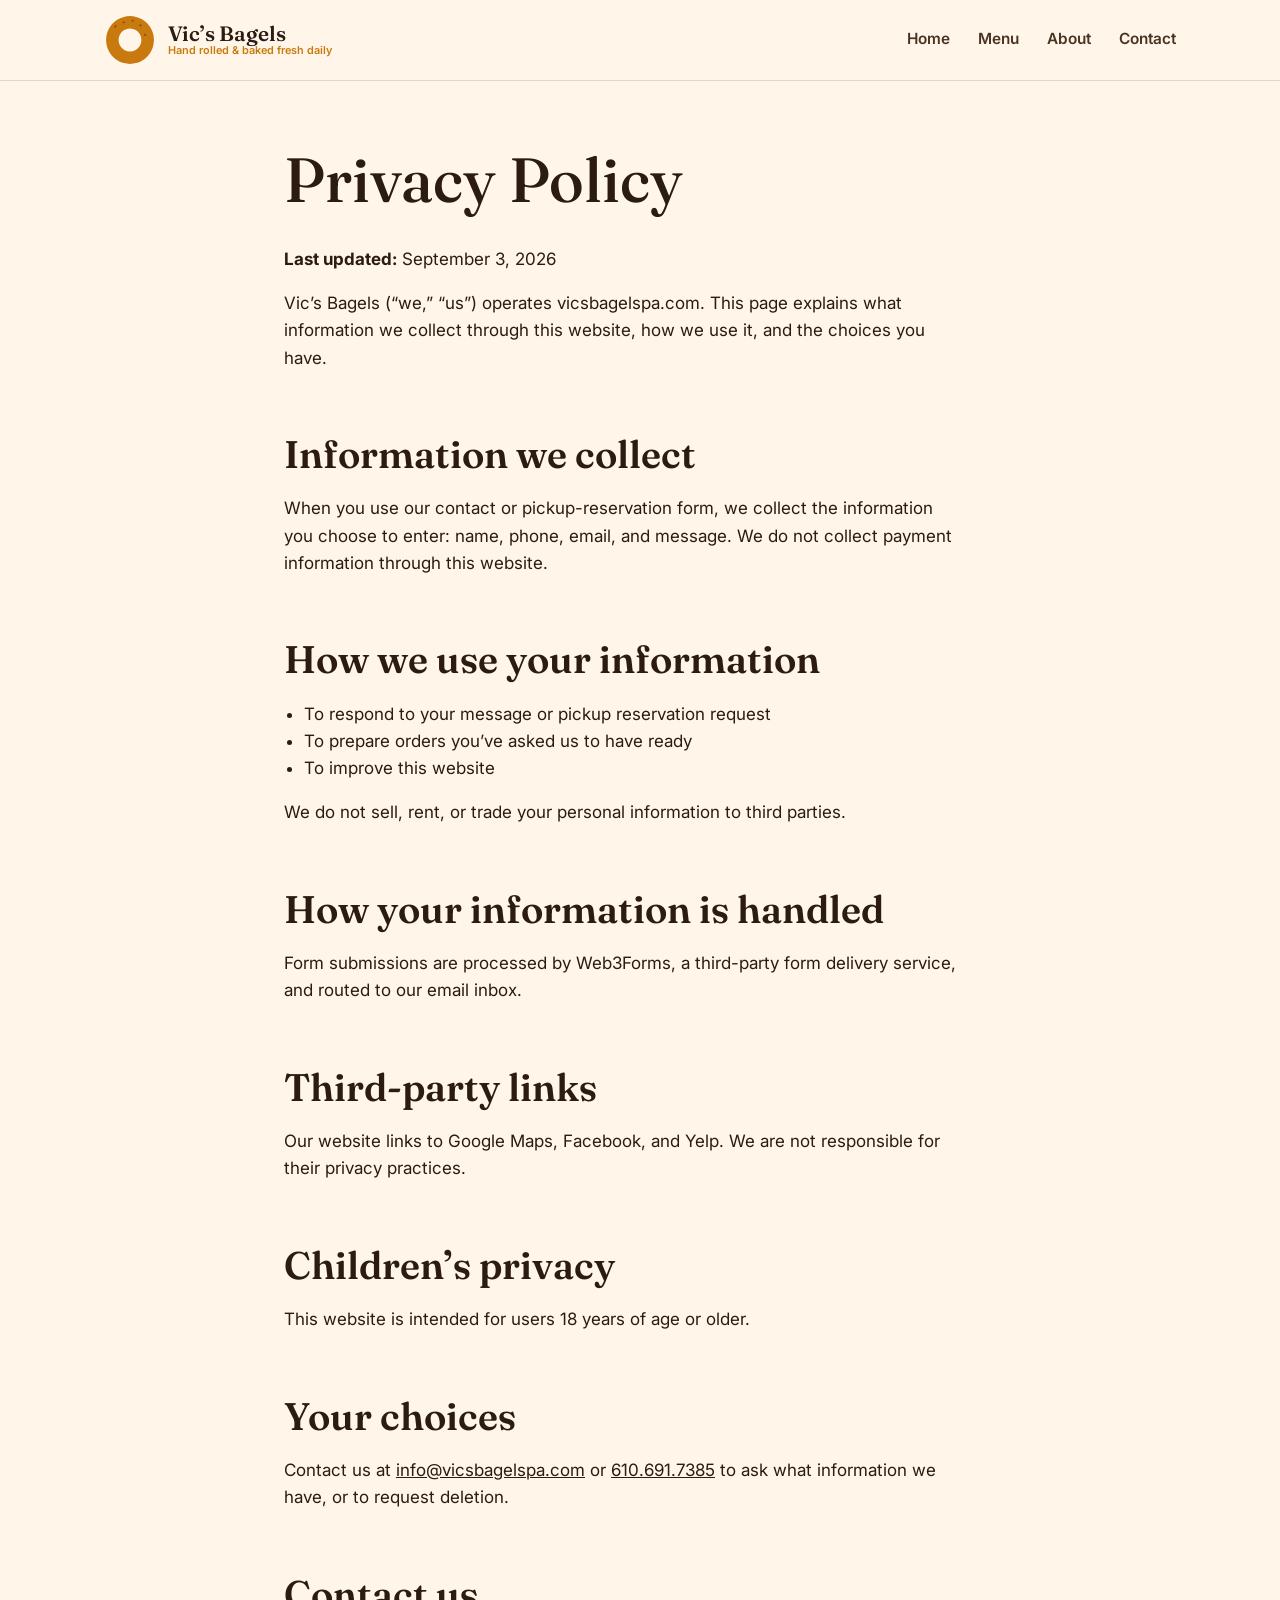
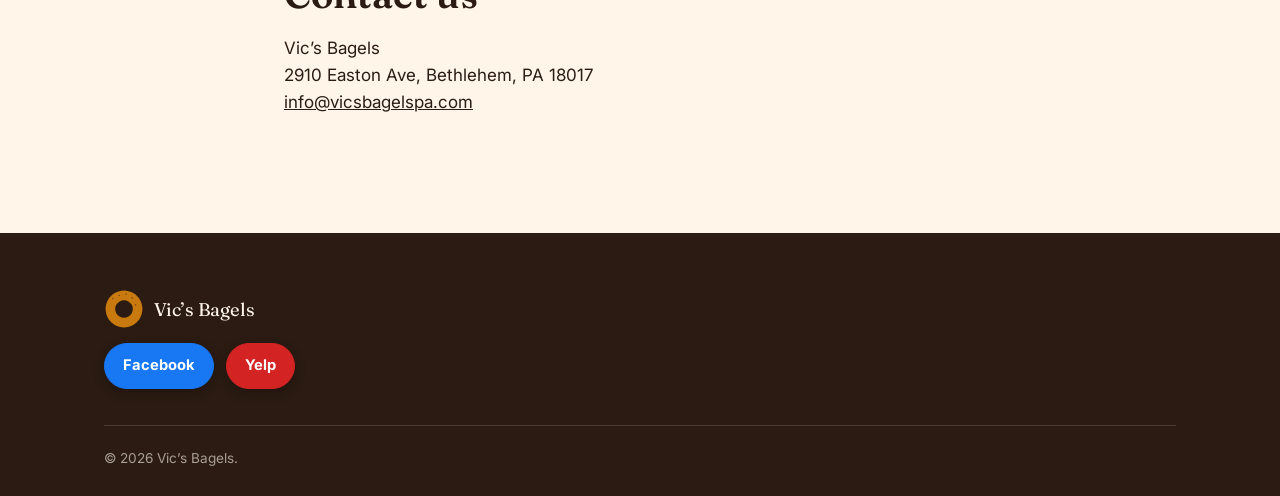
<file: privacy-policy.html>
<!DOCTYPE html><html lang="en"><head><meta charset="UTF-8"><meta name="viewport" content="width=device-width, initial-scale=1.0"><title>Privacy Policy | Vic's Bagels</title><link rel="canonical" href="https://vicsbagelspa.com/privacy-policy.html"><meta name="theme-color" content="#2B1B12"><link rel="icon" type="image/svg+xml" href="/favicon.svg"><link href="https://fonts.googleapis.com/css2?family=Fraunces:ital,wght@0,500;0,600;1,500&amp;family=Inter:wght@400;500;600;700&amp;display=swap" rel="stylesheet"><link rel="stylesheet" href="/style.css"></head><body>
<header class="site-header"><div class="wrap"><a class="brand" href="/index.html"><svg viewBox="0 0 100 100"><path fill-rule="evenodd" clip-rule="evenodd" fill="#C97A0F" d="M50,4 A46,46 0 1,0 50.01,4 Z M50,28 A22,22 0 1,1 49.99,28 Z"/><g fill="#7A4A1E"><ellipse cx="38" cy="16" rx="2.4" ry="1.6" transform="rotate(-20 38 16)"/><ellipse cx="55" cy="13" rx="2.4" ry="1.6" transform="rotate(10 55 13)"/><ellipse cx="70" cy="22" rx="2.4" ry="1.6" transform="rotate(40 70 22)"/><ellipse cx="79" cy="40" rx="2.4" ry="1.6" transform="rotate(70 79 40)"/><ellipse cx="22" cy="24" rx="2.4" ry="1.6" transform="rotate(-50 22 24)"/></g></svg><span class="brand-word">Vic&#8217;s Bagels<span>Hand rolled &amp; baked fresh daily</span></span></a><nav class="main-nav" id="mainNav"><a href="/index.html">Home</a><a href="/menu.html">Menu</a><a href="/about.html">About</a><a href="/contact.html">Contact</a></nav></div></header>
<main id="main">
<section class="content-page"><div class="wrap" style="max-width:760px;">
<h1>Privacy Policy</h1>
<p><strong>Last updated:</strong> September 3, 2026</p>
<p>Vic&#8217;s Bagels (&#8220;we,&#8221; &#8220;us&#8221;) operates vicsbagelspa.com. This page explains what information we collect through this website, how we use it, and the choices you have.</p>
<h2>Information we collect</h2>
<p>When you use our contact or pickup-reservation form, we collect the information you choose to enter: name, phone, email, and message. We do not collect payment information through this website.</p>
<h2>How we use your information</h2>
<ul><li>To respond to your message or pickup reservation request</li><li>To prepare orders you&#8217;ve asked us to have ready</li><li>To improve this website</li></ul>
<p>We do not sell, rent, or trade your personal information to third parties.</p>
<h2>How your information is handled</h2>
<p>Form submissions are processed by Web3Forms, a third-party form delivery service, and routed to our email inbox.</p>
<h2>Third-party links</h2>
<p>Our website links to Google Maps, Facebook, and Yelp. We are not responsible for their privacy practices.</p>
<h2>Children&#8217;s privacy</h2>
<p>This website is intended for users 18 years of age or older.</p>
<h2>Your choices</h2>
<p>Contact us at <a href="mailto:info@vicsbagelspa.com">info@vicsbagelspa.com</a> or <a href="tel:16106917385">610.691.7385</a> to ask what information we have, or to request deletion.</p>
<h2>Contact us</h2>
<p>Vic&#8217;s Bagels<br>2910 Easton Ave, Bethlehem, PA 18017<br><a href="mailto:info@vicsbagelspa.com">info@vicsbagelspa.com</a></p>
</div></section>
</main>
<footer class="site-footer"><div class="wrap"><div class="footer-grid"><div><div class="footer-brand"><svg viewBox="0 0 100 100"><path fill-rule="evenodd" clip-rule="evenodd" fill="#C97A0F" d="M50,4 A46,46 0 1,0 50.01,4 Z M50,28 A22,22 0 1,1 49.99,28 Z"/><g fill="#7A4A1E"><ellipse cx="38" cy="16" rx="2.4" ry="1.6" transform="rotate(-20 38 16)"/><ellipse cx="55" cy="13" rx="2.4" ry="1.6" transform="rotate(10 55 13)"/><ellipse cx="70" cy="22" rx="2.4" ry="1.6" transform="rotate(40 70 22)"/><ellipse cx="79" cy="40" rx="2.4" ry="1.6" transform="rotate(70 79 40)"/><ellipse cx="22" cy="24" rx="2.4" ry="1.6" transform="rotate(-50 22 24)"/></g></svg><span>Vic&#8217;s Bagels</span></div><div class="social-row"><a class="social-btn" href="https://www.facebook.com/profile.php?id=280882411932822" target="_blank" rel="noopener">Facebook</a><a class="social-btn" href="https://www.yelp.com/biz/vics-bagels-bethlehem" target="_blank" rel="noopener">Yelp</a></div></div></div><div class="footer-bottom"><span>&#169; <span id="year">2026</span> Vic&#8217;s Bagels.</span></div></div></footer>
<script src="/script.js"></script>
</body></html>
</file>
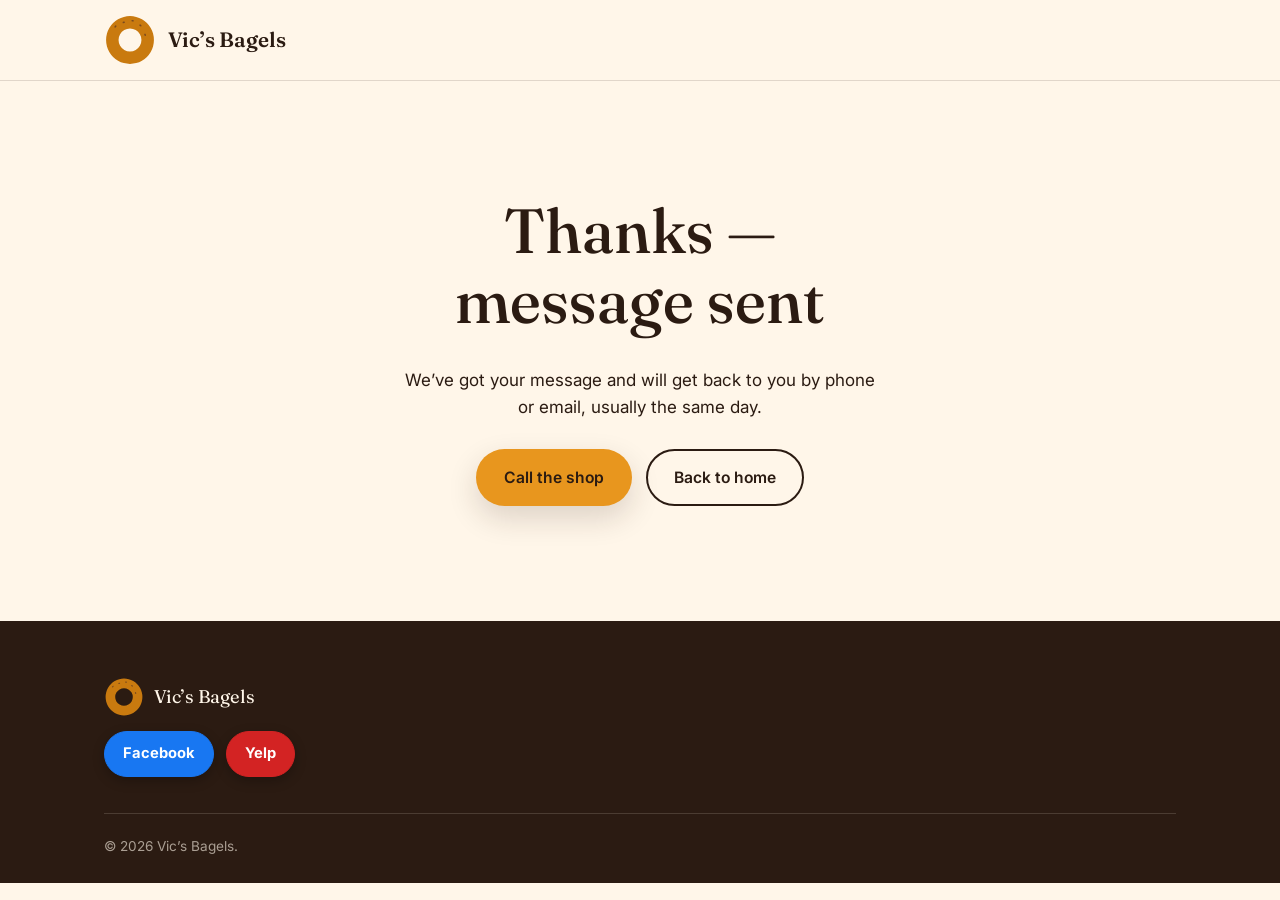
<file: thank-you.html>
<!DOCTYPE html><html lang="en"><head><meta charset="UTF-8"><meta name="viewport" content="width=device-width, initial-scale=1.0"><title>Thank You | Vic's Bagels</title><link rel="canonical" href="https://vicsbagelspa.com/thank-you.html"><meta name="theme-color" content="#2B1B12"><link rel="icon" type="image/svg+xml" href="/favicon.svg"><link href="https://fonts.googleapis.com/css2?family=Fraunces:ital,wght@0,500;0,600;1,500&amp;family=Inter:wght@400;500;600;700&amp;display=swap" rel="stylesheet"><link rel="stylesheet" href="/style.css"></head><body>
<header class="site-header"><div class="wrap"><a class="brand" href="/index.html"><svg viewBox="0 0 100 100"><path fill-rule="evenodd" clip-rule="evenodd" fill="#C97A0F" d="M50,4 A46,46 0 1,0 50.01,4 Z M50,28 A22,22 0 1,1 49.99,28 Z"/><g fill="#7A4A1E"><ellipse cx="38" cy="16" rx="2.4" ry="1.6" transform="rotate(-20 38 16)"/><ellipse cx="55" cy="13" rx="2.4" ry="1.6" transform="rotate(10 55 13)"/><ellipse cx="70" cy="22" rx="2.4" ry="1.6" transform="rotate(40 70 22)"/><ellipse cx="79" cy="40" rx="2.4" ry="1.6" transform="rotate(70 79 40)"/><ellipse cx="22" cy="24" rx="2.4" ry="1.6" transform="rotate(-50 22 24)"/></g></svg><span class="brand-word">Vic&#8217;s Bagels</span></a></div></header>
<main id="main">
<section class="center-page"><div class="wrap">
<h1>Thanks &#8212; message sent</h1>
<p>We&#8217;ve got your message and will get back to you by phone or email, usually the same day.</p>
<div class="hero-actions" style="justify-content:center;"><a class="btn btn-primary" href="tel:16106917385">Call the shop</a><a class="btn btn-outline" href="/index.html">Back to home</a></div>
</div></section>
</main>
<footer class="site-footer"><div class="wrap"><div class="footer-grid"><div><div class="footer-brand"><svg viewBox="0 0 100 100"><path fill-rule="evenodd" clip-rule="evenodd" fill="#C97A0F" d="M50,4 A46,46 0 1,0 50.01,4 Z M50,28 A22,22 0 1,1 49.99,28 Z"/><g fill="#7A4A1E"><ellipse cx="38" cy="16" rx="2.4" ry="1.6" transform="rotate(-20 38 16)"/><ellipse cx="55" cy="13" rx="2.4" ry="1.6" transform="rotate(10 55 13)"/><ellipse cx="70" cy="22" rx="2.4" ry="1.6" transform="rotate(40 70 22)"/><ellipse cx="79" cy="40" rx="2.4" ry="1.6" transform="rotate(70 79 40)"/><ellipse cx="22" cy="24" rx="2.4" ry="1.6" transform="rotate(-50 22 24)"/></g></svg><span>Vic&#8217;s Bagels</span></div><div class="social-row"><a class="social-btn" href="https://www.facebook.com/profile.php?id=280882411932822" target="_blank" rel="noopener">Facebook</a><a class="social-btn" href="https://www.yelp.com/biz/vics-bagels-bethlehem" target="_blank" rel="noopener">Yelp</a></div></div></div><div class="footer-bottom"><span>&#169; <span id="year">2026</span> Vic&#8217;s Bagels.</span></div></div></footer>
<script src="/script.js"></script>
</body></html>
</file>
<file: style.css>
:root{--crust:#2B1B12;--crust-soft:#4A3323;--cream:#FFF6E9;--cream-dim:#FBEBD3;--yolk:#E8961E;--yolk-deep:#C97A0F;--brick:#A63A2E;--line:rgba(43,27,18,0.14);--shadow:0 12px 30px rgba(43,27,18,0.16);--font-display:"Fraunces",Georgia,serif;--font-body:"Inter",-apple-system,sans-serif;--max:1120px;}
*{box-sizing:border-box;}html{scroll-behavior:smooth;}body{margin:0;background:var(--cream);color:var(--crust);font-family:var(--font-body);font-size:17px;line-height:1.6;}
img{max-width:100%;display:block;}a{color:inherit;}h1,h2,h3,h4{font-family:var(--font-display);font-weight:600;line-height:1.12;margin:0 0 .5em;color:var(--crust);}
h1{font-size:clamp(2.4rem,5vw,3.9rem);font-weight:500;}h2{font-size:clamp(1.7rem,3vw,2.4rem);}h3{font-size:1.25rem;}p{margin:0 0 1em;max-width:62ch;}
.wrap{max-width:var(--max);margin:0 auto;padding:0 24px;}section{padding:88px 0;}@media (max-width:720px){section{padding:56px 0;}}
.btn{display:inline-flex;align-items:center;gap:8px;padding:14px 26px;border-radius:999px;font-weight:600;font-size:.98rem;text-decoration:none;border:2px solid transparent;cursor:pointer;transition:.15s;}
.btn:hover{transform:translateY(-2px);}.btn-primary{background:var(--yolk);color:var(--crust);box-shadow:var(--shadow);}.btn-primary:hover{background:var(--yolk-deep);}
.btn-outline{background:transparent;border-color:var(--crust);color:var(--crust);}.btn-outline:hover{background:var(--crust);color:var(--cream);}
.btn-ghost{background:transparent;color:var(--cream);border-color:rgba(255,246,233,.5);}.btn-ghost:hover{background:rgba(255,246,233,.14);}
.tile-rule{height:10px;background-image:linear-gradient(45deg,var(--crust) 25%,transparent 25%,transparent 75%,var(--crust) 75%),linear-gradient(45deg,var(--crust) 25%,transparent 25%,transparent 75%,var(--crust) 75%);background-size:10px 10px;background-position:0 0,5px 5px;opacity:.14;}
.site-header{position:sticky;top:0;z-index:50;background:var(--cream);border-bottom:1px solid var(--line);}
.site-header .wrap{display:flex;align-items:center;justify-content:space-between;padding:14px 24px;gap:20px;}
.brand{display:flex;align-items:center;gap:12px;text-decoration:none;}.brand svg{width:52px;height:52px;flex:none;}
.brand-word{font-family:var(--font-display);font-size:1.3rem;font-weight:600;color:var(--crust);line-height:1.05;}
.brand-word span{display:block;font-family:var(--font-body);font-size:.68rem;font-weight:600;color:var(--yolk-deep);}
nav.main-nav{display:flex;align-items:center;gap:28px;}nav.main-nav a{text-decoration:none;color:var(--crust-soft);font-weight:600;font-size:.96rem;padding:6px 0;border-bottom:2px solid transparent;}
nav.main-nav a:hover,nav.main-nav a.active{color:var(--crust);border-color:var(--yolk);}
.header-cta{display:flex;align-items:center;gap:14px;}.header-phone{font-weight:700;text-decoration:none;color:var(--crust);font-family:var(--font-display);font-size:1.05rem;}
.nav-toggle{display:none;background:none;border:none;cursor:pointer;padding:8px;color:var(--crust);min-width:44px;min-height:44px;align-items:center;justify-content:center;}.nav-toggle svg{width:26px;height:26px;}.nav-toggle:focus-visible{outline:2px solid var(--yolk-deep);outline-offset:2px;}
@media (max-width:860px){.site-header .wrap{padding:14px 20px;}nav.main-nav{position:fixed;inset:0 0 0 auto;height:100vh;width:min(78vw,320px);background:var(--crust);color:var(--cream);flex-direction:column;align-items:flex-start;padding:90px 30px;gap:22px;transform:translateX(100%);transition:transform .28s ease;}
nav.main-nav.open{transform:translateX(0);}nav.main-nav a{color:var(--cream);font-size:1.15rem;}nav.main-nav a:hover,nav.main-nav a.active{color:var(--yolk);}.header-phone span.phone-text{display:none;}.nav-toggle{display:flex;}}
@media (max-width:480px){.wrap{padding:0 16px;}.brand-word{font-size:1.1rem;}.brand svg{width:42px;height:42px;}}
.hero{padding:56px 0 70px;background:linear-gradient(180deg,var(--cream) 0%,var(--cream-dim) 100%);}
@media (max-width:720px){.hero{padding:40px 0 50px;}}
.hero .wrap{display:grid;grid-template-columns:1.2fr .95fr;gap:56px;align-items:center;}@media (max-width:920px){.hero .wrap{grid-template-columns:1fr;gap:36px;}}
.hero-badge{display:inline-flex;align-items:center;gap:10px;background:var(--crust);color:var(--cream);padding:8px 16px 8px 8px;border-radius:999px;font-size:.85rem;font-weight:600;margin-bottom:22px;}
.hero-badge .dot{width:9px;height:9px;border-radius:50%;background:#5FBF6B;flex:none;}.hero-badge.closed .dot{background:var(--brick);}
.hero h1 em{font-style:italic;color:var(--yolk-deep);}.hero-sub{font-size:1.15rem;color:var(--crust-soft);max-width:46ch;}.hero-actions{display:flex;flex-wrap:wrap;gap:14px;margin-top:28px;}
@media (max-width:480px){.hero-actions{flex-direction:column;align-items:stretch;}.hero-actions .btn{justify-content:center;}}
.hours-card{background:var(--crust);color:var(--cream);border-radius:22px;padding:30px 32px;box-shadow:var(--shadow);}
@media (max-width:480px){.hours-card{padding:24px 22px;}}
.hours-card h3{color:var(--cream);font-size:1.05rem;margin-bottom:16px;}
.hours-row{display:flex;justify-content:space-between;padding:9px 0;border-bottom:1px solid rgba(255,246,233,.14);font-size:.98rem;}.hours-row:last-of-type{border-bottom:none;}
.hours-row .day{color:rgba(255,246,233,.75);}.hours-row.closed .day,.hours-row.closed .time{color:var(--brick);font-weight:600;}
.hours-card .addr{margin-top:20px;padding-top:18px;border-top:1px solid rgba(255,246,233,.2);font-size:.92rem;color:rgba(255,246,233,.85);}.hours-card .addr a{color:var(--yolk);text-decoration:none;font-weight:600;}
.grid-3{display:grid;grid-template-columns:repeat(3,1fr);gap:26px;}@media (max-width:820px){.grid-3{grid-template-columns:repeat(2,1fr);}}@media (max-width:560px){.grid-3{grid-template-columns:1fr;}}
.card{background:#fff;border:1px solid var(--line);border-radius:18px;padding:28px 26px;}.card p{color:var(--crust-soft);margin-bottom:0;font-size:.97rem;}
.section-head{max-width:640px;margin-bottom:44px;}.section-head p{color:var(--crust-soft);}.section-alt{background:var(--cream-dim);}
.about-intro{padding-top:56px;padding-bottom:40px;}
.about-stories{padding-top:0;}
.review-marquee{display:none}
.story{display:grid;grid-template-columns:.9fr 1.1fr;gap:56px;align-items:center;}@media (max-width:860px){.story{grid-template-columns:1fr;gap:24px;}}
.story img{border-radius:20px;box-shadow:var(--shadow);width:100%;height:auto;}.story.reverse .img-col{order:2;}@media (max-width:860px){.story.reverse .img-col{order:0;}}.story + .story{margin-top:70px;}@media (max-width:860px){.story + .story{margin-top:44px;}}
.home-cta{background:var(--crust);border-radius:24px;padding:56px 40px;text-align:center;color:var(--cream)}
.home-cta h2,.home-cta p{color:var(--cream)}
.home-cta p{opacity:.85;margin-left:auto;margin-right:auto}
.home-cta .cta-row{justify-content:center;margin-top:24px}
.home-cta .btn-outline{border-color:var(--cream);color:var(--cream)}
@media (max-width:860px){
  .contact-page .section-head{margin-bottom:24px}
  .contact-page .contact-grid{display:flex;flex-direction:column;gap:0}
  .contact-page .contact-grid > div{display:contents}
  .contact-page .info-list{display:contents;margin:0}
  .contact-page .social-row{display:none}
  .contact-page .info-list li{padding:10px 0}
  .contact-page .hours-item{order:3;margin:0 0 28px;padding:0;border-bottom:none}
  .contact-page .hours-item div{line-height:2.05}
  .contact-page .order-form{order:1;margin:0 0 28px}
  .contact-page .info-list li:not(.hours-item){order:2}
  .contact-page .map-frame{order:4;margin-top:22px}
  .contact-page .map-frame iframe{height:200px}
  .contact-page > section{padding-top:20px !important}
}
@media (max-width:720px){
  .contact-page section{padding:32px 0}
  .contact-page .section-head{margin-bottom:24px}
}
@media (max-width:860px){
  .about-page .wrap{padding-left:20px;padding-right:20px}
  .about-page .about-intro{padding:20px 0 0}
  .about-page .about-intro .section-head{margin-bottom:0}
  .about-page .about-intro h2{font-size:26px;line-height:1.15;margin:0 0 22px}
  .about-page .about-intro p{max-width:none;margin:0;font-size:16px;line-height:1.5}
  .about-page .about-stories{padding:28px 0 4px}
  .about-page .story{grid-template-columns:32% minmax(0,1fr);grid-template-areas:none;column-gap:15px;row-gap:0;align-items:start}
  .about-page .story .img-col,
  .about-page .story.reverse .img-col{order:0;grid-area:auto;min-width:0;position:relative;width:100%;aspect-ratio:1/1;overflow:hidden;border-radius:10px;box-shadow:0 4px 12px rgba(43,27,18,.12)}
  .about-page .story > div{display:block;min-width:0}
  .about-page .story img{position:absolute;inset:0;width:100%;height:100%;max-width:none;object-fit:cover;object-position:center;border-radius:10px;box-shadow:none}
  .about-page .story h2{grid-area:auto;font-size:19px;line-height:1.2;margin:0 0 6px}
  .about-page .story p{grid-area:auto;max-width:none;margin:0;font-size:16px;line-height:1.5}
  .about-page .story .story-desk{display:none}
  .about-page .story .story-phone{display:block}
  .about-page .story + .story{margin-top:20px;padding-top:20px;border-top:1px solid var(--line)}
  .about-page .section-alt{padding:22px 0 12px}
  .about-page .section-alt .section-head{margin-bottom:12px}
  .about-page .section-alt .section-head h2{font-size:23px;line-height:1.2;margin:0}
  .about-page .grid-3{display:none}
  .about-page{overflow-x:clip}
  .review-marquee{display:block;margin:0 -20px;max-width:calc(100% + 40px)}
  .review-viewport{position:relative;overflow:hidden;touch-action:pan-y;pointer-events:none}
  .review-viewport::before,.review-viewport::after{content:"";position:absolute;top:0;bottom:0;width:18px;z-index:1;pointer-events:none}
  .review-viewport::before{left:0;background:linear-gradient(to right,var(--cream-dim),transparent)}
  .review-viewport::after{right:0;background:linear-gradient(to left,var(--cream-dim),transparent)}
  .review-track{display:flex;gap:12px;width:max-content;will-change:transform}
  .review-set{display:flex;gap:12px}
  .review-card{display:flex;flex-direction:column;width:250px;height:188px;flex:none;box-sizing:border-box;background:#fff;border:1px solid var(--line);border-radius:12px;padding:12px 14px;color:var(--crust)}
  .review-name{margin:0;font-family:Georgia,"Times New Roman",serif;font-size:15px;font-weight:700;line-height:1.2}
  .review-stars{margin:4px 0 0;color:var(--yolk);font-size:13px;letter-spacing:1px;line-height:1}
  .review-quote{margin:8px 0 0;flex:1;min-height:0;overflow:hidden;display:-webkit-box;-webkit-box-orient:vertical;-webkit-line-clamp:4;font-family:Georgia,"Times New Roman",serif;font-style:normal;font-size:14px;line-height:1.4;color:var(--crust-soft)}
  .review-source{margin-top:8px;font-family:Georgia,"Times New Roman",serif;font-size:12px;font-weight:700;line-height:1;color:var(--yolk-deep);text-decoration:none}
  .review-source:hover{color:var(--crust)}
  .review-more{margin:12px 20px 0;font-size:14px;line-height:1.4}
  .review-more a{font-family:Georgia,"Times New Roman",serif;font-weight:700;color:var(--yolk-deep);text-decoration:none}
  .review-more a:hover{color:var(--crust)}
  .about-page .grid-3 .card:last-child{grid-column:auto}
  .about-page .card{padding:12px 14px;border-radius:12px}
  .about-page .card h3{font-size:19px;line-height:1.2;margin:0 0 4px}
  .about-page .card p{font-size:16px;line-height:1.5}
  .about-page .cta-band{display:none}
  .about-page .cta-band h2{font-size:24px;line-height:1.2;margin:0 0 6px}
  .about-page .cta-band p{max-width:none;margin:0;font-size:16px;line-height:1.45}
  .about-page .cta-band .hero-actions{flex-direction:row;flex-wrap:wrap;align-items:center;justify-content:center;gap:10px;margin-top:14px}
  .about-page .cta-band .btn{padding:10px 16px;font-size:15px;white-space:nowrap}
  body,
  h1,h2,h3,h4,
  button,input,textarea,
  .brand-word,.brand-word span,
  .btn,.field label,
  .footer-brand span,
  .site-footer,.site-footer p,.site-footer a,.site-footer li,
  .menu-page .menu-list .name,
  .menu-page .menu-list .price,
  .menu-page .menu-list .desc,
  .menu-page .menu-note,.menu-page .menu-footnotes,
  .about-page p,
  .cta-band,.cta-band h2,.cta-band p,.cta-band .btn,
  .contact-page .section-head p,
  .contact-page .info-list{font-family:Georgia,"Times New Roman",serif}
}
@media (max-width:480px){
  .about-page .story{grid-template-columns:46% minmax(0,1fr);column-gap:12px;align-items:center}
  .about-page .story h2{font-size:17px;line-height:1.25}
  .about-page .story p{font-size:15px;line-height:1.4}
}
.hero-title-phone,.home-phone,.home-m-links,.phone-footer,.story-phone{display:none}
.brand-word .brand-tag-phone{display:none}
@media (max-width:860px){
  body:has(.home-page) .site-header .wrap{flex-wrap:nowrap;gap:10px;min-height:70px;padding:12px 18px;box-sizing:border-box;}
  body:has(.home-page) .brand{gap:10px;min-width:0;}
  body:has(.home-page) .brand svg{width:46px;height:46px;}
  body:has(.home-page) .brand-word{font-size:1.4rem;}
  body:has(.home-page) .brand-tag{display:none;}
  body:has(.home-page) .brand-tag-phone{display:block;margin-top:2px;font-family:Georgia,"Times New Roman",serif;font-size:0.62rem;font-weight:600;line-height:1.3;color:var(--yolk-deep);}
  body:has(.home-page) .nav-toggle{position:relative;z-index:3;min-width:44px;min-height:44px;}
  body:has(.home-page){font-family:Georgia,"Times New Roman",serif;}
  body:has(.home-page) :is(h1,h2,h3,h4,.brand-word,.header-phone,.btn,nav.main-nav a,.footer-brand span,.home-footer,.home-footer p,.home-footer a){font-family:Georgia,"Times New Roman",serif;}
  body:has(.home-page) :is(h1,h2,h3,h4,.brand-word){font-weight:700;}
  .home-page > section:not(.hero-v4){display:none;}
  .home-phone{display:block;}
  .home-page .hero-v4{display:block;position:relative;aspect-ratio:390/440;height:auto;min-height:0;margin:0;padding:0;background:#F4E4C8 url("/mobile-hero.png") top center/cover no-repeat;border:0;border-radius:0;box-shadow:none;overflow:hidden;}
  .home-page .hero-v4::after{content:"";position:absolute;left:0;right:0;bottom:0;z-index:0;height:72px;pointer-events:none;background:linear-gradient(to bottom,rgba(255,246,233,0) 0%,rgba(255,246,233,0) 14%,rgba(255,246,233,.5) 55%,var(--cream) 100%);}
  .home-page .hero-v4 .hero-right{display:none;}
  .home-page .hero-v4 .hero-left{position:absolute;top:22%;left:0;bottom:auto;display:flex;width:auto;max-width:50%;min-width:0;height:auto;align-items:flex-start;padding:0 0 0 20px;background:transparent;}
  .home-page .hero-v4 .hero-content{display:flex;flex-direction:column;align-items:flex-start;gap:10px;max-width:none;min-width:0;}
  .home-page .hero-v4 h1:not(.hero-title-phone){display:none;}
  .home-page .hero-v4 h1.hero-title-phone{display:block;margin:0;max-width:none;font-family:Georgia,"Times New Roman",serif;font-size:clamp(1.42rem,6.4vw,1.58rem);font-weight:700;line-height:1.05;letter-spacing:-0.02em;white-space:nowrap;}
  .home-page .hero-v4 .lede{max-width:none;margin:0;font-family:Georgia,"Times New Roman",serif;font-size:15.5px;font-weight:400;line-height:1.35;color:var(--crust);}
  .home-page .hero-v4 .lede-line,
  .home-page .hero-v4 .lede-place{display:block;}
  .home-page .hero-v4 .cta-row{display:flex;flex-direction:column;align-items:flex-start;gap:8px;margin:2px 0 0;max-width:100%;}
  .home-page .hero-v4 .cta-row .btn{position:relative;width:102px;height:30px;min-height:30px;padding:0 6px;justify-content:center;font-family:Georgia,"Times New Roman",serif;font-size:12.5px;font-weight:700;line-height:1;white-space:nowrap;box-shadow:none;}
  .home-page .hero-v4 .cta-row .btn::before{content:"";position:absolute;left:-2px;right:-2px;top:-12px;bottom:-5px;}
  .home-page .hero-v4 .cta-row .btn-outline::before{top:-4.5px;bottom:-12.5px;}
  .home-page .hero-v4 .cta-row .btn-primary{background:var(--yolk);color:var(--crust);border-color:transparent;}
  .home-page .hero-v4 .cta-row .btn-outline{background:transparent;color:var(--crust);border-width:1.5px;border-color:var(--crust);}
  .home-phone section{padding:28px 16px 0;background:transparent;}
  .home-phone .m-food{padding:26px 20px 0;}
  .home-phone section:last-child{padding-bottom:28px;}
  .home-phone h2{font-size:1.55rem;line-height:1.12;margin:0;}
  .home-phone .m-food h2{font-family:Georgia,"Times New Roman",serif;font-size:clamp(1.47rem,6.46vw,1.64rem);line-height:1.1;font-weight:700;}
  .home-phone h3{font-size:1.2rem;line-height:1.15;margin:0 0 6px;}
  .home-phone .m-food h3{font-family:Georgia,"Times New Roman",serif;font-size:1.22rem;line-height:1.15;margin:0 0 4px;font-weight:700;}
  .home-phone p{max-width:none;margin:0;font-size:16px;line-height:1.4;color:var(--crust-soft);}
  .home-phone .m-food p{font-family:Georgia,"Times New Roman",serif;font-size:15px;line-height:1.4;}
  .m-rows{display:flex;flex-direction:column;gap:22px;margin-top:36px;}
  .m-row{display:grid;grid-template-columns:minmax(0,47%) minmax(0,1fr);gap:15px;align-items:center;}
  .m-row.m-flip{grid-template-columns:minmax(0,1fr) minmax(0,47%);}
  .m-row.m-flip img{order:2;}
  .home-phone .m-row img{width:100%;height:auto;aspect-ratio:4/3;object-fit:cover;border-radius:12px;}
  .m-food .m-row:nth-child(1) img{object-position:center 46%;}
  .m-food .m-row:nth-child(2) img{object-position:center 42%;}
  .m-food .m-row:nth-child(3) img{object-position:center 62%;}
  .m-food .m-row:nth-child(4) img{object-position:center 64%;}
  .m-bethlehem h2{margin:0 0 12px;font-size:1.45rem;}
  .m-shop-copy{margin-top:12px;padding:0 12px;display:flex;flex-direction:column;gap:12px;}
  .home-phone .m-shop-copy p{font-family:Georgia,"Times New Roman",serif;font-weight:400;font-size:16px;line-height:1.6;text-align:left;}
  .m-more{display:inline-flex;align-items:center;min-height:44px;margin-top:6px;font-weight:600;font-size:1rem;color:var(--yolk-deep);text-decoration:none;}
  .m-more:hover{color:var(--crust);}
  .m-food .m-more{margin-top:16px;margin-bottom:28px;padding:11px 18px;border-radius:999px;background:var(--yolk);color:var(--crust);font-family:Georgia,"Times New Roman",serif;font-weight:700;font-size:16px;box-shadow:0 4px 12px rgba(43,27,18,.12)}
  .m-food .m-more:hover{background:var(--yolk-deep);color:var(--crust)}
  .m-map-link{display:block;border-radius:16px;color:inherit;text-decoration:none;}
  .m-map-link:hover{text-decoration:none;}
  .m-map-link:focus-visible{outline:2px solid var(--yolk-deep);outline-offset:3px;}
  .m-map{width:100%;height:auto;aspect-ratio:3/2;object-fit:contain;object-position:center;border-radius:16px;border:0;}
  .home-footer{padding:18px 0 16px;border-top:0;background-color:#2B1B12;background-image:
    radial-gradient(ellipse at 50% 40%, rgba(43,27,18,.93) 0%, rgba(43,27,18,.62) 48%, rgba(43,27,18,.12) 100%),
    radial-gradient(8px 3px at 14px 20px, rgba(244,228,196,.62) 60%, transparent 62%),
    radial-gradient(circle at 30px 48px, rgba(16,10,8,.85) 0 1.7px, transparent 2px),
    radial-gradient(6px 2.5px at 12px 86px, rgba(231,201,138,.5) 60%, transparent 62%),
    radial-gradient(circle at 36px 118px, rgba(247,241,228,.45) 0 1.3px, transparent 1.8px),
    radial-gradient(7px 3px at 22px 168px, rgba(201,132,58,.4) 60%, transparent 62%),
    radial-gradient(circle at 16px 206px, rgba(12,8,6,.8) 0 1.6px, transparent 2px),
    radial-gradient(8px 3px at 214px 24px, rgba(246,231,204,.55) 60%, transparent 62%),
    radial-gradient(circle at 196px 52px, rgba(16,10,8,.8) 0 1.6px, transparent 2px),
    radial-gradient(6px 2.5px at 226px 92px, rgba(232,194,122,.42) 60%, transparent 62%),
    radial-gradient(circle at 188px 140px, rgba(248,242,230,.4) 0 1.2px, transparent 1.7px),
    radial-gradient(7px 3px at 220px 188px, rgba(215,161,90,.38) 60%, transparent 62%),
    radial-gradient(circle at 204px 224px, rgba(20,14,10,.75) 0 1.5px, transparent 2px),
    radial-gradient(circle at 120px 120px, rgba(20,14,10,.18) 0 1px, transparent 1.4px);
  background-size:auto,240px 240px,240px 240px,240px 240px,240px 240px,240px 240px,240px 240px,240px 240px,240px 240px,240px 240px,240px 240px,240px 240px,240px 240px,240px 240px;}
  .home-footer .footer-grid{display:flex;flex-direction:column;gap:12px;margin-bottom:0;}
  .home-footer .footer-grid > div:first-child{display:contents;}
  .home-footer .footer-brand{order:1;margin-bottom:0;}
  .home-footer .footer-grid > div:nth-child(2){order:2;}
  .home-footer .footer-grid > div:nth-child(3){order:3;}
  .home-footer .home-m-links{order:4;}
  .home-footer .social-row{order:5;margin-top:0;}
  .home-footer .footer-bottom{order:6;}
  .home-footer h3{color:var(--cream);font-size:1.05rem;margin-bottom:.35em;}
  .home-footer p{line-height:1.45;margin-bottom:.35em;}
  .home-footer .footer-bottom{padding-top:12px;}
  .home-footer .social-btn{padding:8px 14px;font-weight:600;min-height:44px;}
  .home-footer .social-btn[href*="facebook"]{background:#1877F2!important;border-color:#1877F2;color:#fff!important;}
  .home-footer .social-btn[href*="yelp"]{background:#D32323!important;border-color:#D32323;color:#fff!important;}
  .home-footer .social-btn[href*="facebook"]:hover{background:#0F5FCC!important;color:#fff!important;}
  .home-footer .social-btn[href*="yelp"]:hover{background:#A91B1B!important;color:#fff!important;}
  .home-footer .footer-grid > div:first-child > p:not(.home-m-links),
  .home-footer .footer-plain-contact{display:none;}
  .home-footer .home-m-links{display:flex;flex-wrap:wrap;gap:0 16px;margin:0;}
  .home-footer .home-m-links a{color:var(--cream);text-decoration:none;font-weight:600;min-height:44px;display:inline-flex;align-items:center;}
  body:has(.menu-page) > .site-footer:not(.phone-footer),
  body:has(.about-page) > .site-footer:not(.phone-footer){display:none;}
  .phone-footer{display:block;}
}
@media (max-width:360px){
  .home-page .hero-v4 .hero-left{width:40%;padding-left:16px;}
  .home-page .hero-v4 h1.hero-title-phone{font-size:1.45rem;}
  .home-page .hero-v4 .lede{font-size:14px;}
  .home-phone section{padding-left:16px;padding-right:16px;}
  .home-phone .m-food{padding-left:16px;padding-right:16px;}
  .m-row,.m-shop .m-row{gap:12px;}
}
@media (min-width:1041px){
  .home-page .wrap,
  .contact-page .wrap{max-width:min(1240px,calc(100vw - 72px));}
  .home-page .story-v2 img,
  .home-page .peek-row img{width:100%;height:auto;object-fit:contain;}
  .home-page .story-v2 h2{font-size:clamp(1.9rem,2vw,2.3rem);}
  .home-page .story-v2{grid-template-columns:minmax(0,.86fr) minmax(0,1.14fr);gap:40px;align-items:center;}
  .home-page .peek-row{margin-top:84px;}
  .contact-page .contact-grid{gap:40px;align-items:start;}
  .contact-page .map-frame iframe{width:100%;height:auto;aspect-ratio:3/2;}
}
.gallery-grid{display:grid;grid-template-columns:repeat(3,1fr);gap:16px;}@media (max-width:720px){.gallery-grid{grid-template-columns:repeat(2,1fr);}}@media (max-width:480px){.gallery-grid{grid-template-columns:1fr;}}.gallery-grid img{border-radius:14px;width:100%;height:100%;object-fit:cover;aspect-ratio:4/3;}
.menu-block{margin-bottom:64px;}.menu-block-head{display:flex;align-items:baseline;justify-content:space-between;gap:20px;border-bottom:2px solid var(--crust);padding-bottom:10px;margin-bottom:6px;}
.menu-note{color:var(--crust-soft);font-size:.95rem;margin-bottom:22px;}
.menu-list{list-style:none;margin:0;padding:0;}.menu-list li{display:flex;justify-content:space-between;gap:16px;padding:13px 0;border-bottom:1px dashed var(--line);}
.menu-list li .name{font-weight:600;}.menu-list li .desc{display:block;font-weight:400;color:var(--crust-soft);font-size:.9rem;}.menu-list li .price{font-family:var(--font-display);font-weight:600;color:var(--yolk-deep);white-space:nowrap;}
.menu-page{padding:32px 0 48px;}
.menu-page .section-head{margin-bottom:64px;}
.menu-page .section-head h1{font-size:clamp(2.15rem,4.2vw,2.85rem);font-weight:500;margin-bottom:0;}
.menu-page .menu-block{padding:0;margin:0;min-width:0;}
.menu-page .menu-block + .menu-block{margin-top:56px;}
.menu-page .menu-block h2{margin:0 0 28px;padding:0 0 10px;border-bottom:1px solid var(--line);font-size:clamp(1.4rem,2.2vw,1.75rem);font-weight:600;}
.menu-page .menu-list li{align-items:baseline;gap:16px;padding:22px 0;border-bottom:none;}
.menu-page .menu-list li .name{flex:1 1 auto;min-width:0;font-weight:600;font-size:17px;overflow-wrap:break-word;}
.menu-page .menu-list li .price{flex:none;font-weight:600;font-size:17px;}
.menu-page .menu-note{margin:32px 0 0;max-width:none;font-size:17px;font-style:italic;font-weight:500;line-height:1.5;color:var(--crust);}
.menu-page .menu-note + .menu-note{margin-top:16px;}
.menu-page .menu-footnotes{margin-top:56px;padding-top:16px;border-top:1px solid var(--line);font-size:.875rem;line-height:1.45;color:var(--crust-soft);}
.menu-page .menu-footnotes p{margin:0 0 .3em;max-width:none;}
@media (min-width:800px){
.menu-page .menu-list{display:grid;grid-template-columns:repeat(2,minmax(0,1fr));column-gap:48px;align-items:start;}
}
.two-col{display:grid;grid-template-columns:1fr 1fr;gap:50px;}@media (max-width:760px){.two-col{grid-template-columns:1fr;gap:30px;}}
.tag-row{display:flex;flex-wrap:wrap;gap:10px;}.tag{background:var(--cream-dim);border:1px solid var(--line);padding:8px 14px;border-radius:999px;font-size:.9rem;font-weight:600;}
.cta-band{background:var(--crust);color:var(--cream);text-align:center;}.cta-band h2{color:var(--cream);}.cta-band p{color:rgba(255,246,233,.8);margin:0 auto 28px;}.cta-band .hero-actions{justify-content:center;}
.contact-grid{display:grid;grid-template-columns:1fr 1fr;gap:56px;}@media (max-width:900px){.contact-grid{grid-template-columns:1fr;gap:32px;}}
.info-list{list-style:none;margin:0 0 30px;padding:0;}.info-list li{padding:14px 0;border-bottom:1px solid var(--line);}.info-list li a{text-decoration:none;font-weight:600;word-break:break-word;}
.social-row{display:flex;gap:12px;flex-wrap:wrap;}.social-btn{display:inline-flex;align-items:center;gap:8px;border:1px solid var(--line);border-radius:999px;padding:10px 18px;text-decoration:none;font-weight:700;font-size:.92rem;background:#fff;color:#2B1B12!important;}.social-btn:visited{color:#2B1B12!important;}.social-btn:hover{border-color:var(--crust);background:var(--cream-dim);}
.footer-grid .social-row{margin-top:14px;}
.map-frame{border-radius:18px;overflow:hidden;border:1px solid var(--line);margin-top:26px;}.map-frame iframe{width:100%;height:280px;border:0;display:block;}
form.order-form{background:#fff;border:1px solid var(--line);border-radius:20px;padding:32px;box-shadow:var(--shadow);}@media (max-width:480px){form.order-form{padding:22px;}}.form-row{display:grid;grid-template-columns:1fr 1fr;gap:16px;}@media (max-width:520px){.form-row{grid-template-columns:1fr;}}
.field{margin-bottom:18px;}.field label{display:block;font-weight:600;font-size:.9rem;margin-bottom:6px;}
.field input,.field textarea{width:100%;padding:12px 14px;border-radius:10px;border:1px solid var(--line);font-size:16px;background:var(--cream);color:var(--crust);}
.field input:focus,.field textarea:focus{outline:3px solid rgba(232,150,30,.35);border-color:var(--yolk-deep);}.field textarea{resize:vertical;min-height:110px;}
button[type="submit"]{width:100%;justify-content:center;border:none;font-size:1rem;padding:15px;}
.site-footer{background:var(--crust);color:rgba(255,246,233,.85);padding:56px 0 26px;}.footer-grid{display:grid;grid-template-columns:1.3fr 1fr 1fr;gap:40px;margin-bottom:36px;}@media (max-width:720px){.footer-grid{grid-template-columns:1fr;gap:30px;}}
.footer-grid h4{color:var(--cream);margin-bottom:14px;}.footer-grid a{text-decoration:none;color:rgba(255,246,233,.78);}.footer-grid a:hover{color:var(--yolk);}
.footer-brand{display:flex;align-items:center;gap:10px;margin-bottom:14px;}.footer-brand svg{width:40px;height:40px;flex:none;}.footer-brand span{font-family:var(--font-display);font-size:1.15rem;color:var(--cream);}
@media (max-width:860px){.site-header .brand-word,.site-header .brand-word span,.site-footer .footer-brand span{font-family:Georgia,"Times New Roman",serif}}
.footer-links{padding:0;margin:0;display:flex;flex-direction:column;gap:10px;}.footer-links li{list-style:none;word-break:break-word;}
.footer-hours .hours-row{border-bottom:1px solid rgba(255,246,233,.12);padding:7px 0;font-size:.92rem;list-style:none;}.footer-hours .hours-row:last-child{border:none;}
.footer-bottom{border-top:1px solid rgba(255,246,233,.15);padding-top:22px;display:flex;justify-content:space-between;flex-wrap:wrap;gap:12px;font-size:.85rem;color:rgba(255,246,233,.6);}.footer-bottom a{color:rgba(255,246,233,.6);}
.content-page{padding:64px 0 100px;}.content-page h2{margin-top:1.6em;}.content-page ul{padding-left:1.2em;}
.center-page{min-height:60vh;display:flex;align-items:center;justify-content:center;text-align:center;padding:80px 24px;}.center-page .wrap{max-width:520px;}
.skip-link{position:absolute;left:-999px;background:var(--crust);color:var(--cream);padding:12px 18px;z-index:100;}.skip-link:focus{left:0;top:0;}
.social-btn[href*="facebook"]{background:#1877F2;border-color:#1877F2;color:#fff!important;}.social-btn[href*="facebook"]:visited{color:#fff!important;}.social-btn[href*="facebook"]:hover{background:#0F5FCC;border-color:#0F5FCC;color:#fff!important;transform:translateY(-2px);}
.social-btn[href*="yelp"]{background:#D32323;border-color:#D32323;color:#fff!important;}.social-btn[href*="yelp"]:visited{color:#fff!important;}.social-btn[href*="yelp"]:hover{background:#A91B1B;border-color:#A91B1B;color:#fff!important;transform:translateY(-2px);}
.social-btn{transition:.15s;box-shadow:0 4px 12px rgba(0,0,0,.25);}
</file>
